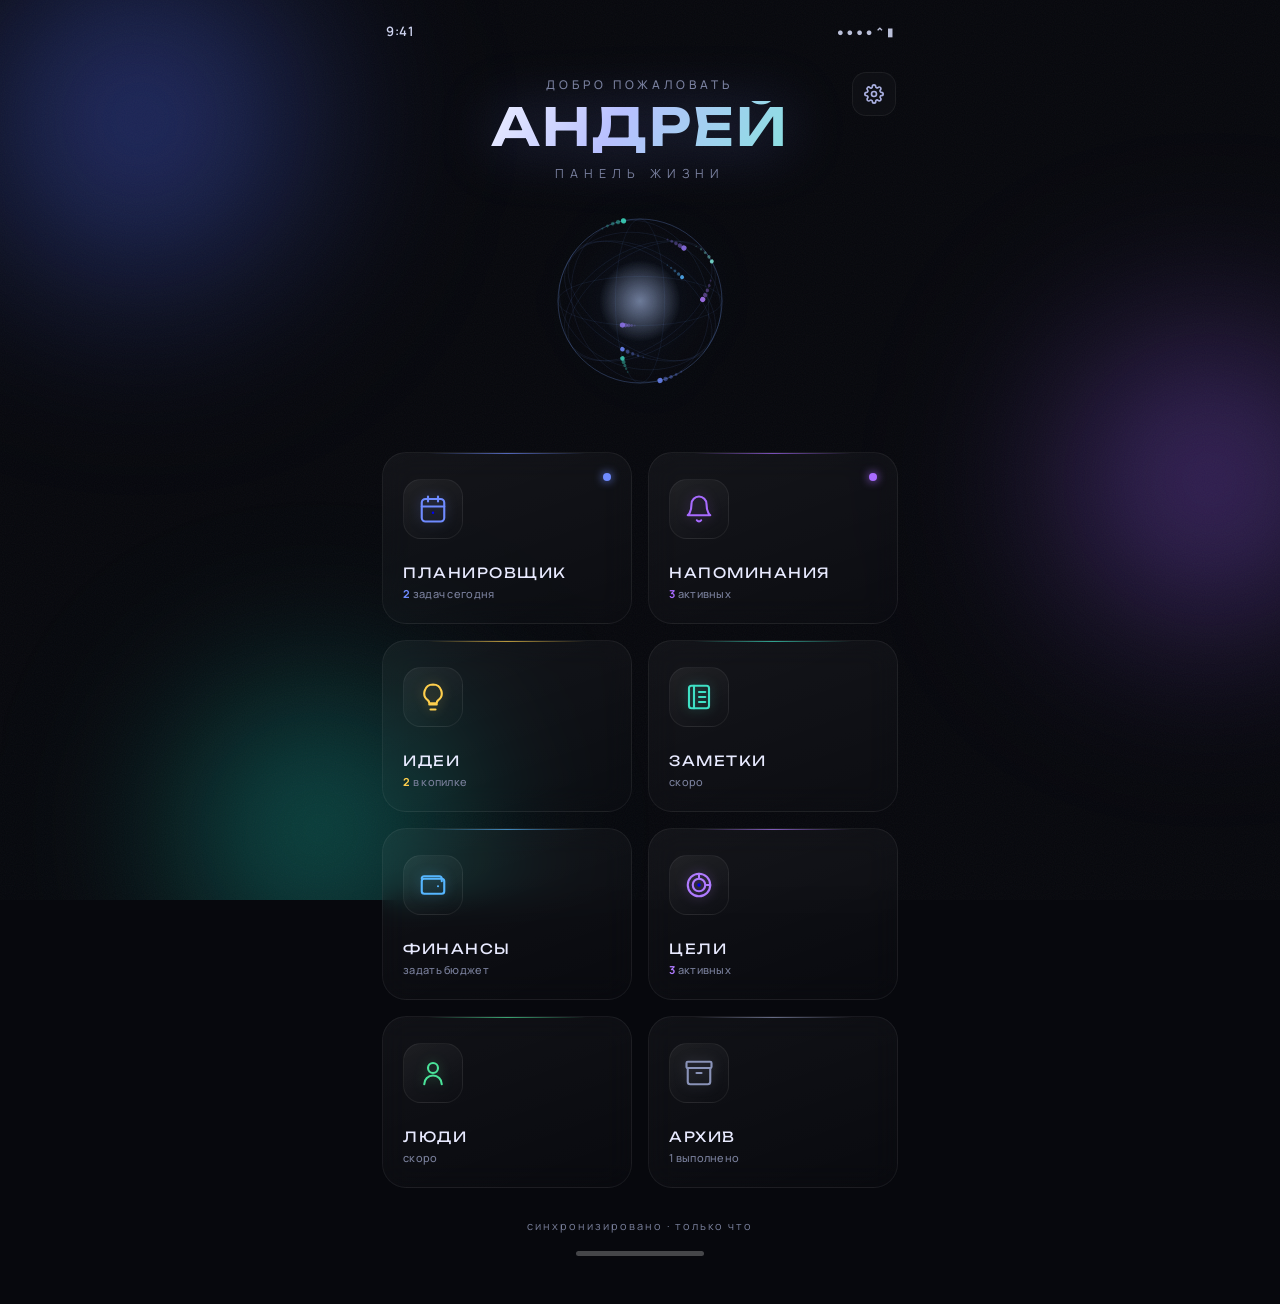
<file: index.html>
<!DOCTYPE html>
<html lang="ru">
<head>
<meta charset="UTF-8">
<meta name="viewport" content="width=device-width, initial-scale=1.0, maximum-scale=1.0, user-scalable=no, viewport-fit=cover">
<title>Панель Жизни</title>
<link rel="manifest" href="manifest.json">
<meta name="theme-color" content="#07080d">
<meta name="apple-mobile-web-app-capable" content="yes">
<meta name="apple-mobile-web-app-status-bar-style" content="black-translucent">
<meta name="apple-mobile-web-app-title" content="Панель Жизни">
<link rel="preconnect" href="https://fonts.googleapis.com">
<link rel="preconnect" href="https://fonts.gstatic.com" crossorigin>
<link href="https://fonts.googleapis.com/css2?family=Unbounded:wght@300;400;500;600;700&family=Manrope:wght@300;400;500;600;700&display=swap" rel="stylesheet">
<link rel="stylesheet" href="styles.css">
<style>
  header{text-align:center;padding:30px 0 20px;position:relative}
  .greet{font-size:12px;letter-spacing:4px;color:var(--muted);text-transform:uppercase;margin-bottom:8px;font-weight:500}
  h1.name{font-family:'Unbounded',sans-serif;font-weight:600;font-size:clamp(34px,11vw,52px);
    letter-spacing:2px;line-height:1;
    background:linear-gradient(120deg,#fff 10%,#b8c0ff 45%,#7ee8d8 90%);
    -webkit-background-clip:text;background-clip:text;color:transparent;
    filter:drop-shadow(0 2px 30px rgba(120,140,255,.35));animation:hueShift 10s linear infinite}
  @keyframes hueShift{0%,100%{filter:drop-shadow(0 2px 30px rgba(120,140,255,.35))}50%{filter:drop-shadow(0 2px 36px rgba(120,230,216,.4))}}
  .subtitle{font-size:12.5px;letter-spacing:6px;color:var(--muted);text-transform:uppercase;margin-top:12px;font-weight:400}
  .settings-fab{position:absolute;top:26px;right:2px}

  /* живая спираль */
  .spiral-wrap{display:flex;flex-direction:column;align-items:center;margin-top:14px}
  .sphere{width:210px;height:210px;display:block;pointer-events:none;filter:drop-shadow(0 0 26px rgba(70,140,255,.35))}
  .sphere .orbit{fill:none;stroke:rgba(120,160,255,.16);stroke-width:.5}
  .sphere .rim{fill:none;stroke:rgba(130,170,255,.28);stroke-width:.7}
  .sphere .core{fill:url(#coreGrad)}
  /* бегущие точки переливаются по палитре */
  .runner{animation:hue 8s linear infinite}
  @keyframes hue{0%{filter:hue-rotate(0deg)}100%{filter:hue-rotate(360deg)}}

  .grid{display:grid;grid-template-columns:1fr 1fr;gap:16px;margin-top:26px}
  .card{position:relative;border-radius:24px;padding:26px 20px 22px;text-decoration:none;
    background:linear-gradient(160deg,rgba(255,255,255,.045),rgba(255,255,255,.01));
    border:1px solid var(--line);overflow:hidden;cursor:pointer;
    min-height:172px;display:flex;flex-direction:column;justify-content:space-between;
    backdrop-filter:blur(14px);
    transition:transform .35s cubic-bezier(.2,.8,.2,1),border-color .35s,box-shadow .35s;
    opacity:0;transform:translateY(28px) scale(.96);animation:rise .7s forwards cubic-bezier(.2,.8,.2,1)}
  @keyframes rise{to{opacity:1;transform:translateY(0) scale(1)}}
  .card:nth-child(1){animation-delay:.05s}.card:nth-child(2){animation-delay:.13s}
  .card:nth-child(3){animation-delay:.21s}.card:nth-child(4){animation-delay:.29s}
  .card:nth-child(5){animation-delay:.37s}.card:nth-child(6){animation-delay:.45s}
  .card:nth-child(7){animation-delay:.53s}.card:nth-child(8){animation-delay:.61s}
  .card::before{content:"";position:absolute;top:0;left:18%;right:18%;height:1px;
    background:linear-gradient(90deg,transparent,var(--accent),transparent);opacity:.7;transition:.35s}
  .card::after{content:"";position:absolute;inset:0;border-radius:24px;opacity:0;transition:opacity .4s;
    background:radial-gradient(120px 120px at 50% 30%,var(--accent-soft),transparent 70%)}
  .card:hover{transform:translateY(-6px) scale(1.015);border-color:var(--accent-line);
    box-shadow:0 18px 50px -12px var(--accent-glow),0 0 0 1px var(--accent-line) inset}
  .card:hover::after{opacity:1}
  .card:active{transform:translateY(-2px) scale(.99)}
  .icon{width:60px;height:60px;border-radius:18px;display:grid;place-items:center;
    background:linear-gradient(150deg,rgba(255,255,255,.06),transparent);border:1px solid var(--line);transition:.4s}
  .icon svg{width:30px;height:30px;stroke:var(--accent);fill:none;stroke-width:1.7;stroke-linecap:round;stroke-linejoin:round;
    filter:drop-shadow(0 0 6px var(--accent-glow));transition:.4s}
  .card:hover .icon{border-color:var(--accent-line);transform:translateY(-2px)}
  .card:hover .icon svg{filter:drop-shadow(0 0 12px var(--accent))}
  .label{font-family:'Unbounded',sans-serif;font-weight:400;font-size:14px;letter-spacing:1.5px;text-transform:uppercase;color:#e8eaff}
  .meta{font-size:11px;color:var(--muted);margin-top:5px;letter-spacing:.3px;font-weight:500}
  .meta b{color:var(--accent);font-weight:700}
  .dot{position:absolute;top:20px;right:20px;width:8px;height:8px;border-radius:50%;background:var(--accent);
    box-shadow:0 0 10px var(--accent);animation:blink 2.6s ease-in-out infinite}
  @keyframes blink{0%,100%{opacity:1}50%{opacity:.25}}
  .c-plan{--accent:#6f8bff;--accent-soft:rgba(111,139,255,.16);--accent-line:rgba(111,139,255,.5);--accent-glow:rgba(111,139,255,.35)}
  .c-bell{--accent:#a86bff;--accent-soft:rgba(168,107,255,.16);--accent-line:rgba(168,107,255,.5);--accent-glow:rgba(168,107,255,.35)}
  .c-idea{--accent:#ffcf4d;--accent-soft:rgba(255,207,77,.15);--accent-line:rgba(255,207,77,.5);--accent-glow:rgba(255,207,77,.32)}
  .c-note{--accent:#3fe0c5;--accent-soft:rgba(63,224,197,.15);--accent-line:rgba(63,224,197,.5);--accent-glow:rgba(63,224,197,.32)}
  .c-fin{--accent:#56b6ff;--accent-soft:rgba(86,182,255,.15);--accent-line:rgba(86,182,255,.5);--accent-glow:rgba(86,182,255,.32)}
  .c-goal{--accent:#b07bff;--accent-soft:rgba(176,123,255,.16);--accent-line:rgba(176,123,255,.5);--accent-glow:rgba(176,123,255,.35)}
  .c-ppl{--accent:#4be39a;--accent-soft:rgba(75,227,154,.15);--accent-line:rgba(75,227,154,.5);--accent-glow:rgba(75,227,154,.32)}
  .c-arch{--accent:#8a93b8;--accent-soft:rgba(138,147,184,.14);--accent-line:rgba(138,147,184,.5);--accent-glow:rgba(138,147,184,.3)}
  .foot{text-align:center;margin-top:30px;color:var(--muted);font-size:11px;letter-spacing:2px}
  .homebar{width:128px;height:5px;border-radius:3px;background:rgba(255,255,255,.25);margin:18px auto 0}
</style>
</head>
<body>
  <div class="aurora"><div class="blob b1"></div><div class="blob b2"></div><div class="blob b3"></div></div>
  <div class="grain"></div>
  <div class="cursor-glow" id="glow"></div>

  <div class="wrap">
    <div class="statusbar"><span>9:41</span><span class="sig">● ● ● ● ⌃ ▮</span></div>

    <header>
      <a class="iconbtn settings-fab" href="#" title="Настройки" id="settings">
        <svg viewBox="0 0 24 24" fill="none" stroke-width="1.6"><path d="M12 15a3 3 0 100-6 3 3 0 000 6z"/><path d="M19.4 15a1.65 1.65 0 00.33 1.82l.06.06a2 2 0 11-2.83 2.83l-.06-.06a1.65 1.65 0 00-1.82-.33 1.65 1.65 0 00-1 1.51V21a2 2 0 01-4 0v-.09A1.65 1.65 0 009 19.4a1.65 1.65 0 00-1.82.33l-.06.06a2 2 0 11-2.83-2.83l.06-.06a1.65 1.65 0 00.33-1.82 1.65 1.65 0 00-1.51-1H3a2 2 0 010-4h.09A1.65 1.65 0 004.6 9a1.65 1.65 0 00-.33-1.82l-.06-.06a2 2 0 112.83-2.83l.06.06a1.65 1.65 0 001.82.33H9a1.65 1.65 0 001-1.51V3a2 2 0 014 0v.09a1.65 1.65 0 001 1.51 1.65 1.65 0 001.82-.33l.06-.06a2 2 0 112.83 2.83l-.06.06a1.65 1.65 0 00-.33 1.82V9a1.65 1.65 0 001.51 1H21a2 2 0 010 4h-.09a1.65 1.65 0 00-1.51 1z"/></svg>
      </a>
      <div class="greet">Добро пожаловать</div>
      <h1 class="name">АНДРЕЙ</h1>
      <div class="subtitle">панель жизни</div>
      <div class="spiral-wrap">
                                <svg class="sphere" viewBox="0 0 210 210" xmlns="http://www.w3.org/2000/svg">
          <defs>
            <radialGradient id="coreGrad" cx="50%" cy="50%" r="50%"><stop offset="0%" stop-color="rgba(190,210,255,.55)"/><stop offset="100%" stop-color="rgba(190,210,255,0)"/></radialGradient>
            <filter id="glow" x="-200%" y="-200%" width="500%" height="500%"><feGaussianBlur stdDeviation="1.6" result="b"/><feMerge><feMergeNode in="b"/><feMergeNode in="SourceGraphic"/></feMerge></filter>
          </defs>
          <circle class="core" cx="105" cy="105" r="41"/>
          <circle class="rim" cx="105" cy="105" r="82"/>
          <g transform="rotate(0 105 105)"><path class="orbit" d="M 23 105 a 82 82 0 1 0 164 0 a 82 82 0 1 0 -164 0"/></g><g transform="rotate(0 105 105)"><path class="orbit" d="M 23 105 a 82 24.599999999999998 0 1 0 164 0 a 82 24.599999999999998 0 1 0 -164 0"/></g><g transform="rotate(0 105 105)"><path class="orbit" d="M 80.4 105 a 24.599999999999998 82 0 1 0 49.199999999999996 0 a 24.599999999999998 82 0 1 0 -49.199999999999996 0"/></g><g transform="rotate(35 105 105)"><path class="orbit" d="M 23 105 a 82 45.1 0 1 0 164 0 a 82 45.1 0 1 0 -164 0"/></g><g transform="rotate(-35 105 105)"><path class="orbit" d="M 23 105 a 82 45.1 0 1 0 164 0 a 82 45.1 0 1 0 -164 0"/></g><g transform="rotate(60 105 105)"><path class="orbit" d="M 54.160000000000004 105 a 50.839999999999996 82 0 1 0 101.67999999999999 0 a 50.839999999999996 82 0 1 0 -101.67999999999999 0"/></g><g transform="rotate(-60 105 105)"><path class="orbit" d="M 54.160000000000004 105 a 50.839999999999996 82 0 1 0 101.67999999999999 0 a 50.839999999999996 82 0 1 0 -101.67999999999999 0"/></g><g transform="rotate(18 105 105)"><path class="orbit" d="M 23 105 a 82 67.24 0 1 0 164 0 a 82 67.24 0 1 0 -164 0"/></g><g transform="rotate(-18 105 105)"><path class="orbit" d="M 37.760000000000005 105 a 67.24 82 0 1 0 134.48 0 a 67.24 82 0 1 0 -134.48 0"/></g>
          <g transform="rotate(0 105 105)" class="runner" style="animation-delay:-0.4s"><circle r="1.04" fill="#6f8bff" opacity="0.20" filter="url(#glow)"><animateMotion dur="9.9s" begin="-1.94s" repeatCount="indefinite" path="M 23 105 a 82 82 0 1 0 164 0 a 82 82 0 1 0 -164 0" rotate="auto"/></circle><circle r="1.43" fill="#6f8bff" opacity="0.28" filter="url(#glow)"><animateMotion dur="9.9s" begin="-1.83s" repeatCount="indefinite" path="M 23 105 a 82 82 0 1 0 164 0 a 82 82 0 1 0 -164 0" rotate="auto"/></circle><circle r="1.82" fill="#6f8bff" opacity="0.35" filter="url(#glow)"><animateMotion dur="9.9s" begin="-1.72s" repeatCount="indefinite" path="M 23 105 a 82 82 0 1 0 164 0 a 82 82 0 1 0 -164 0" rotate="auto"/></circle><circle r="2.21" fill="#6f8bff" opacity="0.42" filter="url(#glow)"><animateMotion dur="9.9s" begin="-1.61s" repeatCount="indefinite" path="M 23 105 a 82 82 0 1 0 164 0 a 82 82 0 1 0 -164 0" rotate="auto"/></circle><circle r="2.60" fill="#6f8bff" filter="url(#glow)"><animateMotion dur="9.9s" begin="-1.50s" repeatCount="indefinite" path="M 23 105 a 82 82 0 1 0 164 0 a 82 82 0 1 0 -164 0" rotate="auto"/><animate attributeName="opacity" values="0.6;1;0.6" dur="5.0s" repeatCount="indefinite"/></circle></g><g transform="rotate(0 105 105)" class="runner" style="animation-delay:-0.5s"><circle r="1.04" fill="#9b7bff" opacity="0.20" filter="url(#glow)"><animateMotion dur="12.9s" begin="-1.66s" repeatCount="indefinite" path="M 23 105 a 82 24.599999999999998 0 1 0 164 0 a 82 24.599999999999998 0 1 0 -164 0" rotate="auto"/></circle><circle r="1.43" fill="#9b7bff" opacity="0.28" filter="url(#glow)"><animateMotion dur="12.9s" begin="-1.55s" repeatCount="indefinite" path="M 23 105 a 82 24.599999999999998 0 1 0 164 0 a 82 24.599999999999998 0 1 0 -164 0" rotate="auto"/></circle><circle r="1.82" fill="#9b7bff" opacity="0.35" filter="url(#glow)"><animateMotion dur="12.9s" begin="-1.44s" repeatCount="indefinite" path="M 23 105 a 82 24.599999999999998 0 1 0 164 0 a 82 24.599999999999998 0 1 0 -164 0" rotate="auto"/></circle><circle r="2.21" fill="#9b7bff" opacity="0.42" filter="url(#glow)"><animateMotion dur="12.9s" begin="-1.33s" repeatCount="indefinite" path="M 23 105 a 82 24.599999999999998 0 1 0 164 0 a 82 24.599999999999998 0 1 0 -164 0" rotate="auto"/></circle><circle r="2.60" fill="#9b7bff" filter="url(#glow)"><animateMotion dur="12.9s" begin="-1.22s" repeatCount="indefinite" path="M 23 105 a 82 24.599999999999998 0 1 0 164 0 a 82 24.599999999999998 0 1 0 -164 0" rotate="auto"/><animate attributeName="opacity" values="0.6;1;0.6" dur="6.5s" repeatCount="indefinite"/></circle></g><g transform="rotate(0 105 105)" class="runner" style="animation-delay:-3.3s"><circle r="0.92" fill="#3fe0c5" opacity="0.20" filter="url(#glow)"><animateMotion dur="11.0s" begin="-0.85s" repeatCount="indefinite" path="M 80.4 105 a 24.599999999999998 82 0 1 0 49.199999999999996 0 a 24.599999999999998 82 0 1 0 -49.199999999999996 0" rotate="auto"/></circle><circle r="1.26" fill="#3fe0c5" opacity="0.28" filter="url(#glow)"><animateMotion dur="11.0s" begin="-0.74s" repeatCount="indefinite" path="M 80.4 105 a 24.599999999999998 82 0 1 0 49.199999999999996 0 a 24.599999999999998 82 0 1 0 -49.199999999999996 0" rotate="auto"/></circle><circle r="1.61" fill="#3fe0c5" opacity="0.35" filter="url(#glow)"><animateMotion dur="11.0s" begin="-0.63s" repeatCount="indefinite" path="M 80.4 105 a 24.599999999999998 82 0 1 0 49.199999999999996 0 a 24.599999999999998 82 0 1 0 -49.199999999999996 0" rotate="auto"/></circle><circle r="1.95" fill="#3fe0c5" opacity="0.42" filter="url(#glow)"><animateMotion dur="11.0s" begin="-0.52s" repeatCount="indefinite" path="M 80.4 105 a 24.599999999999998 82 0 1 0 49.199999999999996 0 a 24.599999999999998 82 0 1 0 -49.199999999999996 0" rotate="auto"/></circle><circle r="2.30" fill="#3fe0c5" filter="url(#glow)"><animateMotion dur="11.0s" begin="-0.41s" repeatCount="indefinite" path="M 80.4 105 a 24.599999999999998 82 0 1 0 49.199999999999996 0 a 24.599999999999998 82 0 1 0 -49.199999999999996 0" rotate="auto"/><animate attributeName="opacity" values="0.6;1;0.6" dur="5.5s" repeatCount="indefinite"/></circle></g><g transform="rotate(35 105 105)" class="runner" style="animation-delay:-6.6s"><circle r="0.80" fill="#56b6ff" opacity="0.20" filter="url(#glow)"><animateMotion dur="9.4s" begin="-5.64s" repeatCount="indefinite" path="M 23 105 a 82 45.1 0 1 0 164 0 a 82 45.1 0 1 0 -164 0" rotate="auto"/></circle><circle r="1.10" fill="#56b6ff" opacity="0.28" filter="url(#glow)"><animateMotion dur="9.4s" begin="-5.53s" repeatCount="indefinite" path="M 23 105 a 82 45.1 0 1 0 164 0 a 82 45.1 0 1 0 -164 0" rotate="auto"/></circle><circle r="1.40" fill="#56b6ff" opacity="0.35" filter="url(#glow)"><animateMotion dur="9.4s" begin="-5.42s" repeatCount="indefinite" path="M 23 105 a 82 45.1 0 1 0 164 0 a 82 45.1 0 1 0 -164 0" rotate="auto"/></circle><circle r="1.70" fill="#56b6ff" opacity="0.42" filter="url(#glow)"><animateMotion dur="9.4s" begin="-5.31s" repeatCount="indefinite" path="M 23 105 a 82 45.1 0 1 0 164 0 a 82 45.1 0 1 0 -164 0" rotate="auto"/></circle><circle r="2.00" fill="#56b6ff" filter="url(#glow)"><animateMotion dur="9.4s" begin="-5.20s" repeatCount="indefinite" path="M 23 105 a 82 45.1 0 1 0 164 0 a 82 45.1 0 1 0 -164 0" rotate="auto"/><animate attributeName="opacity" values="0.6;1;0.6" dur="4.7s" repeatCount="indefinite"/></circle></g><g transform="rotate(-35 105 105)" class="runner" style="animation-delay:-4.7s"><circle r="1.04" fill="#b07bff" opacity="0.20" filter="url(#glow)"><animateMotion dur="8.7s" begin="-2.39s" repeatCount="indefinite" path="M 23 105 a 82 45.1 0 1 0 164 0 a 82 45.1 0 1 0 -164 0" rotate="auto"/></circle><circle r="1.43" fill="#b07bff" opacity="0.28" filter="url(#glow)"><animateMotion dur="8.7s" begin="-2.28s" repeatCount="indefinite" path="M 23 105 a 82 45.1 0 1 0 164 0 a 82 45.1 0 1 0 -164 0" rotate="auto"/></circle><circle r="1.82" fill="#b07bff" opacity="0.35" filter="url(#glow)"><animateMotion dur="8.7s" begin="-2.17s" repeatCount="indefinite" path="M 23 105 a 82 45.1 0 1 0 164 0 a 82 45.1 0 1 0 -164 0" rotate="auto"/></circle><circle r="2.21" fill="#b07bff" opacity="0.42" filter="url(#glow)"><animateMotion dur="8.7s" begin="-2.06s" repeatCount="indefinite" path="M 23 105 a 82 45.1 0 1 0 164 0 a 82 45.1 0 1 0 -164 0" rotate="auto"/></circle><circle r="2.60" fill="#b07bff" filter="url(#glow)"><animateMotion dur="8.7s" begin="-1.95s" repeatCount="indefinite" path="M 23 105 a 82 45.1 0 1 0 164 0 a 82 45.1 0 1 0 -164 0" rotate="auto"/><animate attributeName="opacity" values="0.6;1;0.6" dur="4.4s" repeatCount="indefinite"/></circle></g><g transform="rotate(60 105 105)" class="runner" style="animation-delay:-7.8s"><circle r="0.80" fill="#7ee8d8" opacity="0.20" filter="url(#glow)"><animateMotion dur="8.4s" begin="-5.34s" repeatCount="indefinite" path="M 54.160000000000004 105 a 50.839999999999996 82 0 1 0 101.67999999999999 0 a 50.839999999999996 82 0 1 0 -101.67999999999999 0" rotate="auto"/></circle><circle r="1.10" fill="#7ee8d8" opacity="0.28" filter="url(#glow)"><animateMotion dur="8.4s" begin="-5.23s" repeatCount="indefinite" path="M 54.160000000000004 105 a 50.839999999999996 82 0 1 0 101.67999999999999 0 a 50.839999999999996 82 0 1 0 -101.67999999999999 0" rotate="auto"/></circle><circle r="1.40" fill="#7ee8d8" opacity="0.35" filter="url(#glow)"><animateMotion dur="8.4s" begin="-5.12s" repeatCount="indefinite" path="M 54.160000000000004 105 a 50.839999999999996 82 0 1 0 101.67999999999999 0 a 50.839999999999996 82 0 1 0 -101.67999999999999 0" rotate="auto"/></circle><circle r="1.70" fill="#7ee8d8" opacity="0.42" filter="url(#glow)"><animateMotion dur="8.4s" begin="-5.01s" repeatCount="indefinite" path="M 54.160000000000004 105 a 50.839999999999996 82 0 1 0 101.67999999999999 0 a 50.839999999999996 82 0 1 0 -101.67999999999999 0" rotate="auto"/></circle><circle r="2.00" fill="#7ee8d8" filter="url(#glow)"><animateMotion dur="8.4s" begin="-4.90s" repeatCount="indefinite" path="M 54.160000000000004 105 a 50.839999999999996 82 0 1 0 101.67999999999999 0 a 50.839999999999996 82 0 1 0 -101.67999999999999 0" rotate="auto"/><animate attributeName="opacity" values="0.6;1;0.6" dur="4.2s" repeatCount="indefinite"/></circle></g><g transform="rotate(-60 105 105)" class="runner" style="animation-delay:-3.4s"><circle r="0.92" fill="#6f8bff" opacity="0.20" filter="url(#glow)"><animateMotion dur="8.3s" begin="-7.55s" repeatCount="indefinite" path="M 54.160000000000004 105 a 50.839999999999996 82 0 1 0 101.67999999999999 0 a 50.839999999999996 82 0 1 0 -101.67999999999999 0" rotate="auto"/></circle><circle r="1.26" fill="#6f8bff" opacity="0.28" filter="url(#glow)"><animateMotion dur="8.3s" begin="-7.44s" repeatCount="indefinite" path="M 54.160000000000004 105 a 50.839999999999996 82 0 1 0 101.67999999999999 0 a 50.839999999999996 82 0 1 0 -101.67999999999999 0" rotate="auto"/></circle><circle r="1.61" fill="#6f8bff" opacity="0.35" filter="url(#glow)"><animateMotion dur="8.3s" begin="-7.33s" repeatCount="indefinite" path="M 54.160000000000004 105 a 50.839999999999996 82 0 1 0 101.67999999999999 0 a 50.839999999999996 82 0 1 0 -101.67999999999999 0" rotate="auto"/></circle><circle r="1.95" fill="#6f8bff" opacity="0.42" filter="url(#glow)"><animateMotion dur="8.3s" begin="-7.22s" repeatCount="indefinite" path="M 54.160000000000004 105 a 50.839999999999996 82 0 1 0 101.67999999999999 0 a 50.839999999999996 82 0 1 0 -101.67999999999999 0" rotate="auto"/></circle><circle r="2.30" fill="#6f8bff" filter="url(#glow)"><animateMotion dur="8.3s" begin="-7.11s" repeatCount="indefinite" path="M 54.160000000000004 105 a 50.839999999999996 82 0 1 0 101.67999999999999 0 a 50.839999999999996 82 0 1 0 -101.67999999999999 0" rotate="auto"/><animate attributeName="opacity" values="0.6;1;0.6" dur="4.1s" repeatCount="indefinite"/></circle></g><g transform="rotate(18 105 105)" class="runner" style="animation-delay:-6.5s"><circle r="1.04" fill="#9b7bff" opacity="0.20" filter="url(#glow)"><animateMotion dur="11.2s" begin="-6.86s" repeatCount="indefinite" path="M 23 105 a 82 67.24 0 1 0 164 0 a 82 67.24 0 1 0 -164 0" rotate="auto"/></circle><circle r="1.43" fill="#9b7bff" opacity="0.28" filter="url(#glow)"><animateMotion dur="11.2s" begin="-6.75s" repeatCount="indefinite" path="M 23 105 a 82 67.24 0 1 0 164 0 a 82 67.24 0 1 0 -164 0" rotate="auto"/></circle><circle r="1.82" fill="#9b7bff" opacity="0.35" filter="url(#glow)"><animateMotion dur="11.2s" begin="-6.64s" repeatCount="indefinite" path="M 23 105 a 82 67.24 0 1 0 164 0 a 82 67.24 0 1 0 -164 0" rotate="auto"/></circle><circle r="2.21" fill="#9b7bff" opacity="0.42" filter="url(#glow)"><animateMotion dur="11.2s" begin="-6.53s" repeatCount="indefinite" path="M 23 105 a 82 67.24 0 1 0 164 0 a 82 67.24 0 1 0 -164 0" rotate="auto"/></circle><circle r="2.60" fill="#9b7bff" filter="url(#glow)"><animateMotion dur="11.2s" begin="-6.42s" repeatCount="indefinite" path="M 23 105 a 82 67.24 0 1 0 164 0 a 82 67.24 0 1 0 -164 0" rotate="auto"/><animate attributeName="opacity" values="0.6;1;0.6" dur="5.6s" repeatCount="indefinite"/></circle></g><g transform="rotate(-18 105 105)" class="runner" style="animation-delay:-1.5s"><circle r="1.04" fill="#3fe0c5" opacity="0.20" filter="url(#glow)"><animateMotion dur="9.1s" begin="-5.72s" repeatCount="indefinite" path="M 37.760000000000005 105 a 67.24 82 0 1 0 134.48 0 a 67.24 82 0 1 0 -134.48 0" rotate="auto"/></circle><circle r="1.43" fill="#3fe0c5" opacity="0.28" filter="url(#glow)"><animateMotion dur="9.1s" begin="-5.61s" repeatCount="indefinite" path="M 37.760000000000005 105 a 67.24 82 0 1 0 134.48 0 a 67.24 82 0 1 0 -134.48 0" rotate="auto"/></circle><circle r="1.82" fill="#3fe0c5" opacity="0.35" filter="url(#glow)"><animateMotion dur="9.1s" begin="-5.50s" repeatCount="indefinite" path="M 37.760000000000005 105 a 67.24 82 0 1 0 134.48 0 a 67.24 82 0 1 0 -134.48 0" rotate="auto"/></circle><circle r="2.21" fill="#3fe0c5" opacity="0.42" filter="url(#glow)"><animateMotion dur="9.1s" begin="-5.39s" repeatCount="indefinite" path="M 37.760000000000005 105 a 67.24 82 0 1 0 134.48 0 a 67.24 82 0 1 0 -134.48 0" rotate="auto"/></circle><circle r="2.60" fill="#3fe0c5" filter="url(#glow)"><animateMotion dur="9.1s" begin="-5.28s" repeatCount="indefinite" path="M 37.760000000000005 105 a 67.24 82 0 1 0 134.48 0 a 67.24 82 0 1 0 -134.48 0" rotate="auto"/><animate attributeName="opacity" values="0.6;1;0.6" dur="4.5s" repeatCount="indefinite"/></circle></g>
        </svg>
      </div>
    </header>

    <main class="grid">
      <a class="card c-plan" href="planner.html">
        <span class="dot"></span>
        <div class="icon"><svg viewBox="0 0 24 24"><rect x="3" y="4" width="18" height="18" rx="3"/><path d="M16 2v4M8 2v4M3 10h18"/><circle cx="12" cy="15" r="1" fill="currentColor" stroke="none"/></svg></div>
        <div><div class="label">Планировщик</div><div class="meta" id="m-plan"><b>—</b> задач сегодня</div></div>
      </a>
      <a class="card c-bell" href="#">
        <span class="dot"></span>
        <div class="icon"><svg viewBox="0 0 24 24"><path d="M18 8a6 6 0 00-12 0c0 7-3 9-3 9h18s-3-2-3-9z"/><path d="M13.7 21a2 2 0 01-3.4 0"/></svg></div>
        <div><div class="label">Напоминания</div><div class="meta" id="m-bell"><b>—</b> активных</div></div>
      </a>
      <a class="card c-idea" href="#">
        <div class="icon"><svg viewBox="0 0 24 24"><path d="M9 18h6M10 22h4M12 2a7 7 0 00-4 12.7c.6.5 1 1.3 1 2.3h6c0-1 .4-1.8 1-2.3A7 7 0 0012 2z"/></svg></div>
        <div><div class="label">Идеи</div><div class="meta" id="m-idea"><b>—</b> в копилке</div></div>
      </a>
      <a class="card c-note" href="#">
        <div class="icon"><svg viewBox="0 0 24 24"><rect x="4" y="3" width="16" height="18" rx="2"/><path d="M8 3v18M12 8h5M12 12h5M12 16h5"/></svg></div>
        <div><div class="label">Заметки</div><div class="meta">скоро</div></div>
      </a>
      <a class="card c-fin" href="finance.html">
        <div class="icon"><svg viewBox="0 0 24 24"><path d="M3 7a2 2 0 012-2h12a2 2 0 012 2v2"/><rect x="3" y="7" width="18" height="12" rx="2"/><path d="M16 13h.01"/></svg></div>
        <div><div class="label">Финансы</div><div class="meta" id="m-fin">скоро</div></div>
      </a>
      <a class="card c-goal" href="#">
        <div class="icon"><svg viewBox="0 0 24 24"><circle cx="12" cy="12" r="9"/><circle cx="12" cy="12" r="5"/><circle cx="12" cy="12" r="1.4" fill="currentColor" stroke="none"/><path d="M12 3v3M21 12h-3"/></svg></div>
        <div><div class="label">Цели</div><div class="meta" id="m-goal"><b>—</b> активных</div></div>
      </a>
      <a class="card c-ppl" href="#">
        <div class="icon"><svg viewBox="0 0 24 24"><circle cx="12" cy="8" r="4"/><path d="M5 21c0-3.9 3.1-7 7-7s7 3.1 7 7"/></svg></div>
        <div><div class="label">Люди</div><div class="meta">скоро</div></div>
      </a>
      <a class="card c-arch" href="archive.html">
        <div class="icon"><svg viewBox="0 0 24 24"><path d="M21 8v11a2 2 0 01-2 2H5a2 2 0 01-2-2V8"/><rect x="2" y="3" width="20" height="5" rx="1"/><path d="M10 12h4"/></svg></div>
        <div><div class="label">Архив</div><div class="meta" id="m-arch">всё сохранено</div></div>
      </a>
    </main>

    <div class="foot">синхронизировано · только что</div>
    <div class="homebar"></div>
  </div>

  <div class="toast" id="toast"></div>

<script src="store.js"></script>
<script>
// ===== живые цифры на карточках из хранилища =====
(function(){
  const T=Store.tasks, today=Store.today();
  const todayCnt=T.filter(t=>t.date===today && t.status!=='done').length;
  const remCnt=T.reduce((s,t)=>s+((t.reminders&&t.reminders.length&&t.status!=='done')?1:0),0);
  const goalCnt=Store.goals.length;
  const ideaCnt=Store.ideas.length;
  const arch=T.filter(t=>t.status==='done').length;
  set('m-plan', todayCnt, 'задач сегодня');
  set('m-bell', remCnt, 'активных');
  set('m-idea', ideaCnt, 'в копилке');
  set('m-goal', goalCnt, 'активных');
  document.getElementById('m-arch').textContent = arch? (arch+' выполнено') : 'всё сохранено';
  function set(id,n,suffix){const el=document.getElementById(id);if(el)el.innerHTML='<b>'+n+'</b> '+suffix;}

  // живой остаток на карточке Финансы
  (function(){
    const el=document.getElementById('m-fin'); if(!el) return;
    const F=Store.finance;
    if(!F || !F.budget || !F.budget.total || !F.budget.start || !F.budget.end){ el.textContent='задать бюджет'; return; }
    const pISO=s=>{const[y,m,d]=s.split('-').map(Number);return new Date(y,m-1,d);};
    const nd=Math.max(1,Math.round((pISO(F.budget.end)-pISO(F.budget.start))/86400000)+1);
    const base=F.budget.total/nd;
    let i=Math.round((pISO(Store.today())-pISO(F.budget.start))/86400000);
    i=Math.max(0,Math.min(nd-1,i));
    const spent=k=>{const key=(()=>{const dd=pISO(F.budget.start);dd.setDate(dd.getDate()+k);return dd.toISOString().slice(0,10);})();return (F.exp[key]||[]).filter(e=>!e.off).reduce((s,e)=>s+e.a,0);};
    let carry=0; for(let k=0;k<i;k++) carry+=base-spent(k);
    const rem=Math.round(base+carry-spent(i));
    el.innerHTML='<b>'+(rem>=0?'+':'')+rem+' €</b> на сегодня';
  })();
})();

// ===== ореол за курсором =====
const glow=document.getElementById('glow');
window.addEventListener('pointermove',e=>{if(e.pointerType==='mouse'){glow.style.opacity=1;glow.style.left=e.clientX+'px';glow.style.top=e.clientY+'px'}});

// настройки (заглушка)
document.getElementById('settings').onclick=e=>{e.preventDefault();const t=document.getElementById('toast');t.innerHTML='⚙ Настройки появятся позже';t.classList.add('show');setTimeout(()=>t.classList.remove('show'),1800)};

// регистрация service worker для установки на телефон
if('serviceWorker' in navigator){navigator.serviceWorker.register('service-worker.js').catch(()=>{})}
</script>
</body>
</html>
</file>
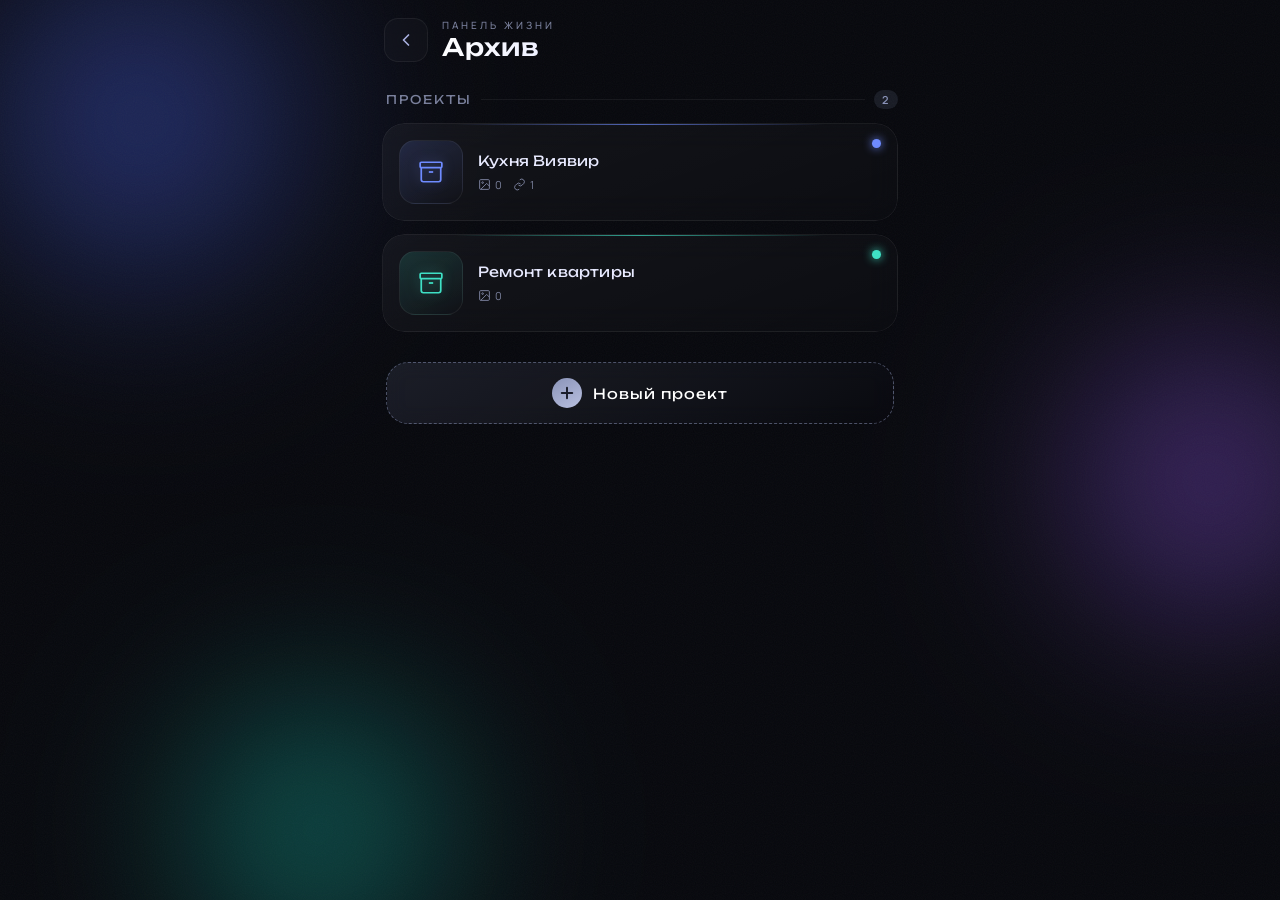
<file: archive.html>
<!DOCTYPE html>
<html lang="ru">
<head>
<meta charset="UTF-8">
<meta name="viewport" content="width=device-width, initial-scale=1.0, maximum-scale=1.0, user-scalable=no, viewport-fit=cover">
<title>Архив — Панель Жизни</title>
<link rel="manifest" href="manifest.json">
<meta name="theme-color" content="#07080d">
<meta name="apple-mobile-web-app-capable" content="yes">
<link rel="preconnect" href="https://fonts.googleapis.com">
<link rel="preconnect" href="https://fonts.gstatic.com" crossorigin>
<link href="https://fonts.googleapis.com/css2?family=Unbounded:wght@300;400;500;600;700&family=Manrope:wght@300;400;500;600;700&display=swap" rel="stylesheet">
<link rel="stylesheet" href="styles.css">
<style>
  /* акцент архива — серо-синий, как карточка на главной */
  :root{--accent:#8a93b8;--accent-soft:rgba(138,147,184,.14);--accent-line:rgba(138,147,184,.5);--accent-glow:rgba(138,147,184,.35)}

  .barrow{display:flex;justify-content:flex-start;align-items:center;margin-top:18px;gap:12px}
  .group{margin-top:22px}
  .group h2{font-family:'Unbounded';font-size:12px;font-weight:400;letter-spacing:2px;text-transform:uppercase;
    color:var(--muted);margin-bottom:14px;padding-left:4px;display:flex;align-items:center;gap:9px}
  .group h2 .cnt{font-family:'Manrope';font-size:11px;color:var(--accent);background:var(--accent-soft);padding:2px 8px;border-radius:20px;font-weight:600}
  .group h2 .ln{flex:1;height:1px;background:var(--line)}

  /* плитка проекта (горизонтальная, в стиле задач) */
  .proj{position:relative;border-radius:22px;padding:16px;cursor:pointer;overflow:hidden;
    background:linear-gradient(160deg,rgba(255,255,255,.045),rgba(255,255,255,.01));
    border:1px solid var(--line);backdrop-filter:blur(14px);display:flex;align-items:center;gap:15px;
    transition:transform .28s cubic-bezier(.2,.8,.2,1),border-color .35s,box-shadow .35s}
  /* свайп-обёртка проектов */
  .swipe-wrap{position:relative;border-radius:22px;margin-bottom:13px;overflow:hidden;
    opacity:0;transform:translateY(20px) scale(.97);animation:rise .55s forwards cubic-bezier(.2,.8,.2,1)}
  .swipe-del{position:absolute;top:0;right:0;bottom:0;width:84px;display:flex;align-items:center;justify-content:center;border-radius:22px;opacity:0;transition:opacity .25s}
  .swipe-wrap.open .swipe-del{opacity:1}
  .swipe-x{width:48px;height:48px;border-radius:16px;border:1px solid rgba(255,107,139,.5);background:rgba(255,107,139,.15);display:grid;place-items:center;cursor:pointer;transition:.2s}
  .swipe-x:hover{background:rgba(255,107,139,.3);box-shadow:0 0 18px rgba(255,107,139,.4)}
  .swipe-x svg{width:22px;height:22px;stroke:#ff6b8b;fill:none;stroke-width:1.9;stroke-linecap:round;stroke-linejoin:round}
  .swipe-wrap .proj{margin-bottom:0;position:relative;z-index:2;will-change:transform;touch-action:pan-y}
  @keyframes rise{to{opacity:1;transform:translateY(0) scale(1)}}
  .proj::before{content:"";position:absolute;top:0;left:14%;right:14%;height:1px;background:linear-gradient(90deg,transparent,var(--ac),transparent);opacity:.7}
  .proj::after{content:"";position:absolute;inset:0;border-radius:22px;opacity:0;transition:.4s;background:radial-gradient(160px 120px at 30% 20%,var(--ac-soft),transparent 70%)}
  .proj:hover{border-color:var(--ac-line);box-shadow:0 18px 50px -14px var(--ac-glow),0 0 0 1px var(--ac-line) inset}
  .proj:hover::after{opacity:1}
  .proj .dot{position:absolute;top:15px;right:16px;width:9px;height:9px;border-radius:50%;background:var(--ac);box-shadow:0 0 10px var(--ac)}
  .pcover{width:64px;height:64px;border-radius:16px;flex-shrink:0;overflow:hidden;position:relative;
    background:linear-gradient(150deg,var(--ac-soft),transparent);border:1px solid var(--line);display:grid;place-items:center}
  .pcover img{width:100%;height:100%;object-fit:cover}
  .pcover svg{width:26px;height:26px;stroke:var(--ac);fill:none;stroke-width:1.6;filter:drop-shadow(0 0 6px var(--ac-glow))}
  .pbody{flex:1;min-width:0;padding-right:14px}
  .pname{font-family:'Unbounded';font-size:14px;font-weight:400;color:#e8eaff;letter-spacing:.2px;word-break:break-word}
  .pmeta{display:flex;gap:11px;margin-top:8px;flex-wrap:wrap}
  .pmeta span{font-size:11px;color:var(--muted);display:inline-flex;align-items:center;gap:4px}
  .pmeta svg{width:13px;height:13px;stroke:currentColor;fill:none;stroke-width:1.8}

  .addbar{display:flex;align-items:center;gap:14px;margin-top:24px;padding:6px 4px}
  .addbtn{flex:1;height:62px;border-radius:22px;border:1px dashed var(--accent-line);
    background:linear-gradient(150deg,var(--accent-soft),transparent);color:#fff;cursor:pointer;
    display:flex;align-items:center;justify-content:center;gap:11px;font-family:'Unbounded';font-size:14px;font-weight:400;letter-spacing:1px;transition:.3s;backdrop-filter:blur(10px)}
  .addbtn:hover{border-style:solid;box-shadow:0 14px 40px -12px var(--accent-glow);transform:translateY(-2px)}
  .addbtn .plus{width:30px;height:30px;border-radius:50%;background:linear-gradient(150deg,var(--accent),#b9c0e0);display:grid;place-items:center}
  .addbtn .plus svg{width:18px;height:18px;stroke:#1a1d2b;fill:none;stroke-width:2.6;stroke-linecap:round}

  .empty{text-align:center;color:var(--muted);font-size:13px;padding:30px 0;opacity:.7}

  /* ===== детальная страница проекта (overlay-страница) ===== */
  .projpage{position:fixed;inset:0;z-index:40;background:var(--bg);overflow-y:auto;
    transform:translateX(100%);transition:transform .4s cubic-bezier(.2,.85,.25,1);z-index:40}
  .projpage.show{transform:translateX(0)}
  .pp-inner{position:relative;z-index:3;max-width:560px;margin:0 auto;padding:calc(var(--safe-top) + 8px) 20px calc(var(--safe-bot) + 40px)}
  .pp-title{font-family:'Unbounded';font-size:22px;font-weight:500;color:#fff;outline:none;flex:1}
  .pp-title:focus{border-bottom:1px dashed var(--accent-line)}
  .pp-desc{width:100%;background:rgba(255,255,255,.04);border:1px solid var(--line);border-radius:14px;
    padding:11px 13px;color:var(--ink);font-family:'Manrope';font-size:13.5px;resize:vertical;min-height:48px;outline:none;margin-top:14px}
  .pp-desc:focus{border-color:var(--accent-line)}
  .seclabel{font-family:'Unbounded';font-size:10.5px;letter-spacing:2px;text-transform:uppercase;color:var(--muted);margin:24px 0 12px;display:flex;align-items:center;gap:8px}
  .seclabel .ln{flex:1;height:1px;background:var(--line)}

  /* галерея-сетка */
  .gallery{display:grid;grid-template-columns:repeat(3,1fr);gap:8px}
  .gcell{position:relative;aspect-ratio:1;border-radius:14px;overflow:hidden;border:1px solid var(--line);background:var(--glass);cursor:pointer;transition:.25s}
  .gcell:hover{border-color:var(--accent-line);box-shadow:0 0 16px var(--accent-glow)}
  .gcell img,.gcell video{width:100%;height:100%;object-fit:cover;display:block}
  .gcell .play{position:absolute;inset:0;display:grid;place-items:center;background:rgba(0,0,0,.25)}
  .gcell .play svg{width:30px;height:30px;fill:#fff;filter:drop-shadow(0 2px 6px rgba(0,0,0,.6))}
  .gcell .gx{position:absolute;top:5px;right:5px;width:22px;height:22px;border-radius:50%;background:rgba(10,11,19,.8);
    display:grid;place-items:center;color:#fff;font-size:13px;opacity:0;transition:.2s}
  .gcell:hover .gx{opacity:1}
  .gcell.add{display:grid;place-items:center;border-style:dashed;border-color:var(--accent-line)}
  .gcell.add svg{width:26px;height:26px;stroke:var(--accent);fill:none;stroke-width:1.8}
  .gcell.loading{display:grid;place-items:center}
  .spin{width:22px;height:22px;border:2px solid var(--accent-soft);border-top-color:var(--accent);border-radius:50%;animation:sp .8s linear infinite}
  @keyframes sp{to{transform:rotate(360deg)}}

  .mediabtns{display:flex;gap:10px;margin-top:12px}
  .mb{flex:1;border:1px solid var(--accent-line);background:var(--accent-soft);color:#e8eaff;border-radius:14px;
    padding:13px;font-family:'Manrope';font-size:13px;font-weight:600;cursor:pointer;display:flex;align-items:center;justify-content:center;gap:8px;transition:.2s}
  .mb:hover{box-shadow:0 0 18px var(--accent-glow)}
  .mb svg{width:17px;height:17px;stroke:var(--accent);fill:none;stroke-width:1.9}

  /* ссылки */
  .linkrow{display:flex;align-items:center;gap:11px;background:rgba(255,255,255,.04);border:1px solid var(--line);
    border-radius:13px;padding:12px 14px;margin-bottom:9px;text-decoration:none}
  .linkrow svg{width:16px;height:16px;stroke:var(--accent);fill:none;stroke-width:1.8;flex-shrink:0}
  .linkrow .lt{flex:1;min-width:0}
  .linkrow .lt b{display:block;font-size:13.5px;color:#e8eaff;font-weight:600}
  .linkrow .lt small{font-size:11px;color:var(--muted);white-space:nowrap;overflow:hidden;text-overflow:ellipsis;display:block}
  .linkrow .lx{color:var(--muted);font-size:16px;cursor:pointer}
  .linkadd{display:flex;gap:8px;margin-top:10px;flex-wrap:wrap}
  .linkadd input{flex:1;min-width:120px;background:rgba(255,255,255,.04);border:1px solid var(--line);border-radius:11px;padding:10px 12px;color:var(--ink);font-family:'Manrope';font-size:13px;outline:none}
  .linkadd input:focus{border-color:var(--accent-line)}
  .linkadd button{border:1px solid var(--accent-line);background:var(--accent-soft);color:var(--accent);border-radius:11px;padding:0 16px;cursor:pointer;font-size:18px}

  .del-btn{margin-top:26px;width:100%;border:1px solid rgba(255,107,139,.4);background:rgba(255,107,139,.1);
    color:var(--p-high);border-radius:14px;padding:13px;font-family:'Manrope';font-size:13px;font-weight:600;cursor:pointer}
  .del-btn:hover{background:rgba(255,107,139,.18)}

  /* просмотр фото на весь экран */
  .viewer{position:fixed;inset:0;z-index:90;background:rgba(4,5,10,.95);display:none;align-items:center;justify-content:center;padding:20px}
  .viewer.show{display:flex}
  .viewer img,.viewer video{max-width:100%;max-height:90vh;border-radius:12px}
  .viewer .vx{position:absolute;top:calc(var(--safe-top) + 14px);right:18px;width:42px;height:42px;border-radius:50%;
    background:rgba(255,255,255,.1);border:1px solid var(--line);color:#fff;font-size:22px;cursor:pointer;display:grid;place-items:center}

  /* акцентные цвета обложек проектов */
  .ac-plan{--ac:#6f8bff;--ac-soft:rgba(111,139,255,.16);--ac-line:rgba(111,139,255,.5);--ac-glow:rgba(111,139,255,.35)}
  .ac-note{--ac:#3fe0c5;--ac-soft:rgba(63,224,197,.15);--ac-line:rgba(63,224,197,.5);--ac-glow:rgba(63,224,197,.32)}
  .ac-idea{--ac:#ffcf4d;--ac-soft:rgba(255,207,77,.15);--ac-line:rgba(255,207,77,.5);--ac-glow:rgba(255,207,77,.32)}
  .ac-goal{--ac:#b07bff;--ac-soft:rgba(176,123,255,.16);--ac-line:rgba(176,123,255,.5);--ac-glow:rgba(176,123,255,.35)}
  .ac-ppl{--ac:#4be39a;--ac-soft:rgba(75,227,154,.15);--ac-line:rgba(75,227,154,.5);--ac-glow:rgba(75,227,154,.32)}
  .ac-fin{--ac:#56b6ff;--ac-soft:rgba(86,182,255,.15);--ac-line:rgba(86,182,255,.5);--ac-glow:rgba(86,182,255,.32)}

  /* выбор цвета проекта */
  .colorpick{display:flex;gap:9px;margin-top:12px}
  .colorpick .cdot{width:30px;height:30px;border-radius:50%;cursor:pointer;border:2px solid transparent;transition:.2s}
  .colorpick .cdot.on{border-color:#fff;transform:scale(1.1)}
</style>
</head>
<body>
  <div class="aurora"><div class="blob b1"></div><div class="blob b2"></div><div class="blob b3"></div></div>
  <div class="grain"></div>
  <div class="cursor-glow" id="glow"></div>

  <div class="wrap">
    <div class="topbar">
      <a class="iconbtn" href="index.html" title="Назад"><svg viewBox="0 0 24 24"><path d="M15 18l-6-6 6-6"/></svg></a>
      <div class="titleblock"><div class="kicker">Панель жизни</div><h1>Архив</h1></div>
    </div>

    <div id="listView"></div>

    <div class="addbar">
      <div class="addbtn" id="addBtn"><div class="plus"><svg viewBox="0 0 24 24"><path d="M12 5v14M5 12h14"/></svg></div>Новый проект</div>
    </div>
  </div>

  <!-- страница проекта -->
  <div class="projpage" id="projpage">
    <div class="aurora"><div class="blob b1"></div><div class="blob b2"></div><div class="blob b3"></div></div>
    <div class="grain"></div>
    <div class="pp-inner" id="ppInner"></div>
  </div>

  <!-- просмотрщик -->
  <div class="viewer" id="viewer"><div class="vx" id="viewerClose">✕</div><div id="viewerBody"></div></div>

  <!-- скрытые input для камеры и медиатеки -->
  <input type="file" id="fileCamera" accept="image/*" capture="environment" style="display:none" multiple>
  <input type="file" id="fileLib" accept="image/*,video/*" style="display:none" multiple>

  <div class="toast" id="toast"></div>

<script src="store.js"></script>
<script>
// проверка: загрузилось ли хранилище (частая причина — старый кэш)
if(typeof Store==='undefined' || !Store.projects || !Store.Media){
  document.getElementById('listView').innerHTML=
    '<div style="text-align:center;padding:40px 20px;color:#eef1ff">'+
    '<div style="font-family:Unbounded;font-size:15px;margin-bottom:10px">Нужно обновить данные</div>'+
    '<div style="font-size:13px;color:#aab0e0;line-height:1.6">Закрой приложение полностью и открой заново.<br>Если не помогло — обнови страницу в Safari.</div></div>';
  document.querySelector('.addbar').style.display='none';
  throw new Error('Store not loaded — likely stale cache');
}
const COLORS=[['plan','#6f8bff'],['note','#3fe0c5'],['idea','#ffcf4d'],['goal','#b07bff'],['ppl','#4be39a'],['fin','#56b6ff']];
let projects=Store.projects;
let curId=null;            // открытый проект
const objUrls=[];          // следить за временными URL

function save(){Store.projects=projects}

// ===== список проектов =====
function renderList(){
  const box=document.getElementById('listView');box.innerHTML='';
  const g=document.createElement('div');g.className='group';
  g.innerHTML='<h2>Проекты<span class="ln"></span>'+(projects.length?'<span class="cnt">'+projects.length+'</span>':'')+'</h2>';
  if(!projects.length){const e=document.createElement('div');e.className='empty';e.textContent='Пока пусто — создай первый проект ↓';g.appendChild(e)}
  else projects.forEach((p,i)=>{const el=projEl(p);el.style.animationDelay=(i*0.05)+'s';g.appendChild(el)});
  box.appendChild(g);
}
function projEl(p){
  const wrap=document.createElement('div');wrap.className='swipe-wrap';
  const el=document.createElement('div');el.className='proj ac-'+(p.color||'plan');
  const mediaCnt=(p.media||[]).length, linkCnt=(p.links||[]).length;
  el.innerHTML='<span class="dot"></span>'+
    '<div class="pcover" id="cover-'+p.id+'"><svg viewBox="0 0 24 24"><path d="M21 8v11a2 2 0 01-2 2H5a2 2 0 01-2-2V8"/><rect x="2" y="3" width="20" height="5" rx="1"/><path d="M10 12h4"/></svg></div>'+
    '<div class="pbody"><div class="pname">'+esc(p.name)+'</div><div class="pmeta">'+
      '<span><svg viewBox="0 0 24 24"><rect x="3" y="3" width="18" height="18" rx="2"/><circle cx="8.5" cy="8.5" r="1.5"/><path d="M21 15l-5-5L5 21"/></svg>'+mediaCnt+'</span>'+
      (linkCnt?'<span><svg viewBox="0 0 24 24"><path d="M10 13a5 5 0 007 0l3-3a5 5 0 00-7-7l-1 1"/><path d="M14 11a5 5 0 00-7 0l-3 3a5 5 0 007 7l1-1"/></svg>'+linkCnt+'</span>':'')+
    '</div></div>';
  const del=document.createElement('div');del.className='swipe-del';
  del.innerHTML='<button class="swipe-x" title="Удалить"><svg viewBox="0 0 24 24"><path d="M3 6h18M8 6V4a2 2 0 012-2h4a2 2 0 012 2v2M19 6l-1 14a2 2 0 01-2 2H8a2 2 0 01-2-2L5 6"/></svg></button>';
  wrap.appendChild(del);wrap.appendChild(el);
  del.querySelector('.swipe-x').onclick=e=>{e.stopPropagation();removeProject(p,wrap)};
  attachSwipe(el,p);
  loadCover(p);
  return wrap;
}
// ===== свайп для проектов =====
let openSwipeEl=null;
function attachSwipe(el,p){
  let x0=0,y0=0,dx=0,moved=false,horizontal=false,opened=false;
  const OPEN=72;
  el.addEventListener('touchstart',e=>{const t=e.touches[0];x0=t.clientX;y0=t.clientY;dx=0;moved=false;horizontal=false;
    if(openSwipeEl&&openSwipeEl!==el)closeSwipe(openSwipeEl)},{passive:true});
  el.addEventListener('touchmove',e=>{const t=e.touches[0];const mx=t.clientX-x0,my=t.clientY-y0;
    if(!moved){moved=true;horizontal=Math.abs(mx)>Math.abs(my)}
    if(!horizontal)return;e.preventDefault();
    dx=Math.min(0,Math.max(-OPEN-20,mx+(opened?-OPEN:0)));
    el.style.transition='none';el.style.transform='translateX('+dx+'px)';
    if(dx<-4)el.parentNode.classList.add('open')},{passive:false});
  el.addEventListener('touchend',()=>{el.style.transition='transform .28s cubic-bezier(.2,.8,.2,1)';
    if(dx<-OPEN/2)openSwipe(el);else closeSwipe(el)});
  el.onclick=()=>{if(opened){closeSwipe(el);return}openProject(p.id)};
  el._setOpened=v=>{opened=v};
}
function openSwipe(el){el.style.transform='translateX(-72px)';el._setOpened&&el._setOpened(true);el.parentNode.classList.add('open');openSwipeEl=el}
function closeSwipe(el){el.style.transition='transform .28s cubic-bezier(.2,.8,.2,1)';el.style.transform='translateX(0)';el._setOpened&&el._setOpened(false);el.parentNode.classList.remove('open');if(openSwipeEl===el)openSwipeEl=null}
function removeProject(p,wrap){
  wrap.style.transition='.3s';wrap.style.opacity='0';wrap.style.transform='translateX(-100%)';
  (p.media||[]).forEach(m=>Store.Media.del(m.key).catch(()=>{}));
  setTimeout(()=>{projects=projects.filter(x=>x.id!==p.id);save();renderList();showToast('Проект удалён')},250);
}
async function loadCover(p){
  if(!p.media||!p.media.length)return;
  const photo=p.media.find(m=>m.type==='image')||p.media[0];
  if(!photo)return;
  try{const blob=await Store.Media.get(photo.key);if(blob){const url=URL.createObjectURL(blob);objUrls.push(url);
    const c=document.getElementById('cover-'+p.id);if(c)c.innerHTML='<img src="'+url+'">';}}catch(e){}
}

// ===== страница проекта =====
async function openProject(id){
  curId=id;const p=projects.find(x=>x.id===id);if(!p)return;
  const inner=document.getElementById('ppInner');
  inner.innerHTML='<div class="topbar"><div class="iconbtn" id="ppBack"><svg viewBox="0 0 24 24"><path d="M15 18l-6-6 6-6"/></svg></div>'+
    '<div class="titleblock" style="flex:1"><div class="kicker">Проект</div></div></div>'+
    '<div style="display:flex;align-items:center;gap:12px;margin-top:8px"><div class="pp-title" contenteditable="true" id="ppTitle">'+esc(p.name)+'</div></div>'+
    '<div class="colorpick" id="colorPick"></div>'+
    '<textarea class="pp-desc" id="ppDesc" placeholder="Описание проекта…">'+esc(p.desc||'')+'</textarea>'+
    '<div class="seclabel">Медиа<span class="ln"></span></div>'+
    '<div class="gallery" id="gallery"></div>'+
    '<div class="mediabtns">'+
      '<div class="mb" id="btnCamera"><svg viewBox="0 0 24 24"><path d="M23 19a2 2 0 01-2 2H3a2 2 0 01-2-2V8a2 2 0 012-2h4l2-3h6l2 3h4a2 2 0 012 2z"/><circle cx="12" cy="13" r="4"/></svg>Снять фото</div>'+
      '<div class="mb" id="btnLib"><svg viewBox="0 0 24 24"><rect x="3" y="3" width="18" height="18" rx="2"/><circle cx="8.5" cy="8.5" r="1.5"/><path d="M21 15l-5-5L5 21"/></svg>Из галереи</div>'+
    '</div>'+
    '<div class="seclabel">Ссылки<span class="ln"></span></div>'+
    '<div id="linkList"></div>'+
    '<div class="linkadd"><input id="linkTitle" placeholder="Название"><input id="linkUrl" placeholder="https://…"><button id="linkAdd">+</button></div>'+
    '<button class="del-btn" id="ppDel">Удалить проект</button>';

  // цвета
  const cp=document.getElementById('colorPick');
  COLORS.forEach(([k,hex])=>{const d=document.createElement('div');d.className='cdot'+(p.color===k?' on':'');d.style.background=hex;
    d.onclick=()=>{p.color=k;save();cp.querySelectorAll('.cdot').forEach(x=>x.classList.remove('on'));d.classList.add('on')};cp.appendChild(d)});

  document.getElementById('ppBack').onclick=closeProject;
  document.getElementById('ppTitle').onblur=e=>{p.name=e.target.innerText.trim()||p.name;save()};
  document.getElementById('ppDesc').oninput=e=>{p.desc=e.target.value;save()};
  document.getElementById('btnCamera').onclick=()=>{window._target=p.id;document.getElementById('fileCamera').click()};
  document.getElementById('btnLib').onclick=()=>{window._target=p.id;document.getElementById('fileLib').click()};
  document.getElementById('linkAdd').onclick=()=>addLink(p);
  document.getElementById('ppDel').onclick=()=>{
    // удалить медиа из IndexedDB
    (p.media||[]).forEach(m=>Store.Media.del(m.key).catch(()=>{}));
    projects=projects.filter(x=>x.id!==p.id);save();closeProject();renderList();showToast('Проект удалён');
  };

  renderGallery(p);renderLinks(p);
  document.getElementById('projpage').classList.add('show');
}
function closeProject(){document.getElementById('projpage').classList.remove('show');curId=null;renderList()}

async function renderGallery(p){
  const g=document.getElementById('gallery');g.innerHTML='';
  for(const m of (p.media||[])){
    const cell=document.createElement('div');cell.className='gcell';
    try{
      const blob=await Store.Media.get(m.key);
      if(blob){const url=URL.createObjectURL(blob);objUrls.push(url);
        if(m.type==='video'){cell.innerHTML='<video src="'+url+'"></video><div class="play"><svg viewBox="0 0 24 24"><path d="M8 5v14l11-7z"/></svg></div>';}
        else{cell.innerHTML='<img src="'+url+'">';}
        cell.innerHTML+='<div class="gx" data-k="'+m.key+'">✕</div>';
        cell.querySelector('img,video')&&(cell.onclick=e=>{if(e.target.classList.contains('gx'))return;openViewer(url,m.type)});
        cell.querySelector('.gx').onclick=e=>{e.stopPropagation();removeMedia(p,m.key)};
      }
    }catch(e){cell.innerHTML='<div style="color:var(--muted);font-size:10px;display:grid;place-items:center;height:100%">нет файла</div>';}
    g.appendChild(cell);
  }
  // плитка добавления
  const add=document.createElement('div');add.className='gcell add';
  add.innerHTML='<svg viewBox="0 0 24 24"><path d="M12 5v14M5 12h14"/></svg>';
  add.onclick=()=>{window._target=p.id;document.getElementById('fileLib').click()};
  g.appendChild(add);
}
function removeMedia(p,key){
  Store.Media.del(key).catch(()=>{});
  p.media=p.media.filter(m=>m.key!==key);save();renderGallery(p);
}

// ===== обработка выбранных файлов =====
async function handleFiles(files,projId){
  const p=projects.find(x=>x.id===projId);if(!p||!files.length)return;
  p.media=p.media||[];
  const g=document.getElementById('gallery');
  for(const file of files){
    // плитка-загрузка
    const ph=document.createElement('div');ph.className='gcell loading';ph.innerHTML='<div class="spin"></div>';
    if(g)g.insertBefore(ph,g.lastChild);
    try{
      const isVideo=file.type.startsWith('video/');
      const blob=isVideo?file:await Store.Media.compress(file);
      const key='m_'+Date.now()+'_'+Math.random().toString(36).slice(2,7);
      await Store.Media.put(key,blob);
      p.media.push({key,type:isVideo?'video':'image'});
      save();
    }catch(e){showToast('Не удалось добавить файл')}
    if(ph.parentNode)ph.remove();
  }
  renderGallery(p);
  showToast('Добавлено в проект');
}
document.getElementById('fileCamera').addEventListener('change',e=>{handleFiles([...e.target.files],window._target);e.target.value=''});
document.getElementById('fileLib').addEventListener('change',e=>{handleFiles([...e.target.files],window._target);e.target.value=''});

// ===== ссылки =====
function renderLinks(p){
  const box=document.getElementById('linkList');box.innerHTML='';
  (p.links||[]).forEach((l,i)=>{
    const a=document.createElement('a');a.className='linkrow';a.href=l.url;a.target='_blank';a.rel='noopener';
    a.innerHTML='<svg viewBox="0 0 24 24"><path d="M10 13a5 5 0 007 0l3-3a5 5 0 00-7-7l-1 1"/><path d="M14 11a5 5 0 00-7 0l-3 3a5 5 0 007 7l1-1"/></svg>'+
      '<div class="lt"><b>'+esc(l.title||l.url)+'</b><small>'+esc(l.url)+'</small></div><span class="lx" data-i="'+i+'">✕</span>';
    a.querySelector('.lx').onclick=e=>{e.preventDefault();e.stopPropagation();p.links.splice(i,1);save();renderLinks(p)};
    box.appendChild(a);
  });
}
function addLink(p){
  const t=document.getElementById('linkTitle'),u=document.getElementById('linkUrl');
  let url=u.value.trim();if(!url)return;
  if(!/^https?:\/\//i.test(url))url='https://'+url;
  p.links=p.links||[];p.links.push({title:t.value.trim(),url});save();
  t.value='';u.value='';renderLinks(p);
}

// ===== просмотрщик =====
function openViewer(url,type){
  const b=document.getElementById('viewerBody');
  b.innerHTML=type==='video'?'<video src="'+url+'" controls autoplay></video>':'<img src="'+url+'">';
  document.getElementById('viewer').classList.add('show');
}
document.getElementById('viewerClose').onclick=()=>document.getElementById('viewer').classList.remove('show');
document.getElementById('viewer').onclick=e=>{if(e.target.id==='viewer')document.getElementById('viewer').classList.remove('show')};

// ===== новый проект =====
document.getElementById('addBtn').onclick=()=>{
  const p={id:Date.now(),name:'Новый проект',color:'plan',cover:null,desc:'',media:[],links:[],created:Store.today()};
  projects.push(p);save();renderList();openProject(p.id);
  setTimeout(()=>{const t=document.getElementById('ppTitle');if(t){t.focus();document.execCommand&&document.getSelection().selectAllChildren(t)}},300);
};

// прочее
let tT;function showToast(m){const t=document.getElementById('toast');t.innerHTML=m;t.classList.add('show');clearTimeout(tT);tT=setTimeout(()=>t.classList.remove('show'),2000)}
function esc(s){return(s||'').replace(/[&<>]/g,c=>({'&':'&amp;','<':'&lt;','>':'&gt;'}[c]))}
const glow=document.getElementById('glow');
window.addEventListener('pointermove',e=>{if(e.pointerType==='mouse'){glow.style.opacity=1;glow.style.left=e.clientX+'px';glow.style.top=e.clientY+'px'}});
if('serviceWorker' in navigator){navigator.serviceWorker.register('service-worker.js').catch(()=>{})}

renderList();
</script>
</body>
</html>
</file>
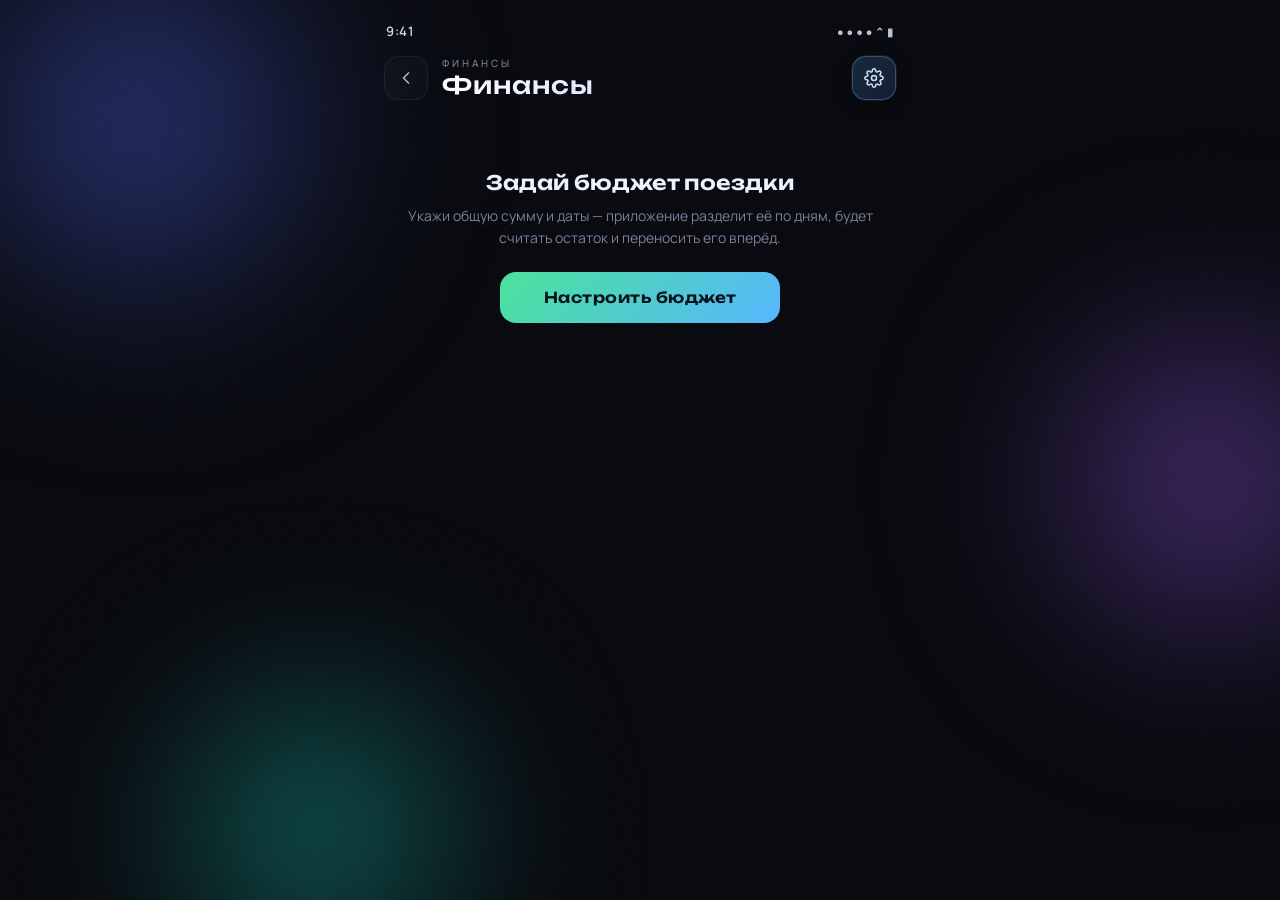
<file: finance.html>
<!DOCTYPE html>
<html lang="ru">
<head>
<meta charset="UTF-8">
<meta name="viewport" content="width=device-width, initial-scale=1.0, maximum-scale=1.0, user-scalable=no, viewport-fit=cover">
<title>Финансы — Панель Жизни</title>
<link rel="preconnect" href="https://fonts.googleapis.com">
<link rel="preconnect" href="https://fonts.gstatic.com" crossorigin>
<link href="https://fonts.googleapis.com/css2?family=Unbounded:wght@300;400;500;600;700;800&family=Manrope:wght@300;400;500;600;700&display=swap" rel="stylesheet">
<link rel="manifest" href="manifest.json">
<meta name="theme-color" content="#07080d">
<meta name="apple-mobile-web-app-capable" content="yes">
<link rel="stylesheet" href="styles.css">
<style>
  /* акцент раздела — голубой (c-fin) */
  :root{--fin:#56b6ff;--green:#4be39a;--pink:#ff6b8b;--blue:#6f8bff;--amber:#ffcf4d;--violet:#b07bff;--red:#ff6b6b;--rad:24px}

  .wrap{padding-bottom:calc(var(--safe-bot) + 24px)}
  .topbar{margin-bottom:14px}
  .titleblock .kicker b{color:var(--fin)}

  .gear{margin-left:auto;width:44px;height:44px;border-radius:14px;flex-shrink:0;cursor:pointer;
    background:linear-gradient(135deg,rgba(86,182,255,.18),rgba(111,139,255,.14));
    border:1px solid rgba(86,182,255,.35);display:grid;place-items:center;
    box-shadow:0 0 0 1px rgba(86,182,255,.12),0 4px 16px rgba(0,0,0,.3);transition:.2s}
  .gear:active{transform:scale(.9) rotate(40deg)}
  .gear svg{width:20px;height:20px;stroke:#cfe3ff;fill:none;stroke-width:1.8;stroke-linecap:round;stroke-linejoin:round}

  /* крутилка дат */
  .datepick{margin-bottom:14px}
  .datepick-track{display:flex;gap:8px;overflow-x:auto;scroll-snap-type:x mandatory;padding:2px 0;scroll-behavior:smooth}
  .datepick-track::-webkit-scrollbar{display:none}
  .dtile{flex-shrink:0;width:58px;scroll-snap-align:center;padding:10px 4px;border-radius:16px;
    background:var(--glass);border:1px solid var(--line);text-align:center;cursor:pointer;
    backdrop-filter:blur(10px);transition:transform .2s,border-color .2s,background .2s}
  .dtile:active{transform:scale(.93)}
  .dtile .dow{font-size:10px;color:var(--muted);text-transform:uppercase;letter-spacing:.4px}
  .dtile .dnum{font-family:'Unbounded',sans-serif;font-weight:700;font-size:18px;margin:3px 0;color:#dfe4ff}
  .dtile .mon{font-size:9px;color:var(--muted);text-transform:uppercase}
  .dtile .dot{width:6px;height:6px;border-radius:50%;margin:5px auto 0}
  .dot.pos{background:var(--green);box-shadow:0 0 7px var(--green)}
  .dot.zero{background:var(--blue);box-shadow:0 0 7px var(--blue)}
  .dot.neg{background:var(--red);box-shadow:0 0 7px var(--red)}
  .dtile.sel{border-color:transparent;background:linear-gradient(135deg,rgba(75,227,154,.18),rgba(86,182,255,.18));
    box-shadow:0 0 0 1.5px rgba(86,182,255,.5)}
  .dtile.sel .dnum{color:#fff}

  /* карточка дня */
  .day-hero{position:relative;border-radius:var(--rad);padding:18px 20px;margin-bottom:12px;overflow:hidden;
    background:linear-gradient(160deg,rgba(255,255,255,.045),rgba(255,255,255,.01));
    border:1px solid var(--line);backdrop-filter:blur(14px);transition:box-shadow .4s}
  .day-hero.pos{box-shadow:0 0 0 1px rgba(75,227,154,.32),0 14px 50px -16px rgba(75,227,154,.4)}
  .day-hero.zero{box-shadow:0 0 0 1px rgba(111,139,255,.3),0 14px 50px -16px rgba(111,139,255,.4)}
  .day-hero.neg{box-shadow:0 0 0 1px rgba(255,107,107,.32),0 14px 50px -16px rgba(255,107,107,.4)}
  .dh-top{display:flex;justify-content:space-between;align-items:flex-start;gap:12px}
  .dh-label{font-size:11px;color:var(--muted);font-weight:600;text-transform:uppercase;letter-spacing:.4px}
  .dh-amount{font-family:'Unbounded',sans-serif;font-weight:800;font-size:44px;line-height:1.05;margin:4px 0}
  .day-hero.pos .dh-amount{color:var(--green)}
  .day-hero.zero .dh-amount{color:var(--blue)}
  .day-hero.neg .dh-amount{color:var(--red)}
  .dh-meta{font-size:13px;color:var(--muted)}
  .dh-meta b{color:#dfe4ff}
  .accum{flex-shrink:0;text-align:right;padding:7px 12px;border-radius:14px}
  .accum.pos{background:rgba(75,227,154,.12)}
  .accum.neg{background:rgba(255,107,107,.12)}
  .accum .al{font-size:10px;color:var(--muted);text-transform:uppercase;letter-spacing:.3px}
  .accum .av{font-family:'Unbounded',sans-serif;font-weight:700;font-size:19px;margin-top:2px}
  .accum.pos .av{color:var(--green)}.accum.neg .av{color:var(--red)}
  .accum .as{font-size:10px;color:var(--muted);margin-top:1px}
  .dh-prog{height:8px;border-radius:6px;background:rgba(255,255,255,.07);margin-top:12px;overflow:hidden}
  .dh-prog>i{display:block;height:100%;border-radius:6px;transition:width .5s,background .4s}
  .day-hero.pos .dh-prog>i{background:linear-gradient(90deg,var(--green),var(--fin))}
  .day-hero.zero .dh-prog>i{background:linear-gradient(90deg,var(--blue),var(--violet))}
  .day-hero.neg .dh-prog>i{background:linear-gradient(90deg,var(--red),var(--amber))}

  /* отдельный счёт транспорт/бензин/дороги */
  .sep-budget{display:flex;align-items:center;gap:12px;border-radius:16px;padding:12px 16px;margin-bottom:14px;
    background:var(--glass);border:1px solid var(--line);backdrop-filter:blur(12px);
    box-shadow:0 0 0 1px rgba(86,182,255,.1)}
  .sep-budget .si{width:40px;height:40px;border-radius:12px;background:rgba(86,182,255,.15);display:grid;place-items:center;font-size:19px;flex-shrink:0}
  .sep-budget .sc{flex:1;min-width:0}
  .sep-budget .sc b{font-size:14px;font-weight:600;color:#e8eaff}
  .sep-budget .sc small{display:block;font-size:11px;color:var(--muted);margin-top:1px}
  .sep-budget .sp{height:6px;border-radius:5px;background:rgba(255,255,255,.07);margin-top:6px;overflow:hidden}
  .sep-budget .sp>i{display:block;height:100%;border-radius:5px;background:linear-gradient(90deg,var(--fin),var(--violet));transition:width .5s}
  .sep-budget .sv{font-family:'Unbounded',sans-serif;font-weight:700;font-size:17px;color:var(--fin);flex-shrink:0;text-align:right}
  .sep-budget .sv small{display:block;font-size:10px;color:var(--muted);font-family:'Manrope';font-weight:500}

  .list-head{display:flex;justify-content:space-between;align-items:center;margin:6px 2px 8px}
  .list-head h2{font-family:'Unbounded',sans-serif;font-weight:600;font-size:15px;letter-spacing:.5px}
  .list-head .cnt{font-size:12px;color:var(--muted)}
  .list-head .right{display:flex;align-items:center;gap:12px}
  .add-btn{width:58px;height:58px;border-radius:18px;border:none;flex-shrink:0;cursor:pointer;line-height:1;
    background:linear-gradient(135deg,var(--green),var(--fin));color:#06121d;font-size:28px;font-weight:700;
    display:grid;place-items:center;box-shadow:0 8px 28px rgba(75,227,154,.42);transition:transform .15s}
  .add-btn:active{transform:scale(.92)}
  .hint{font-size:11px;color:var(--muted);opacity:.7;margin:0 2px 8px}

  /* список трат */
  .exp{display:flex;align-items:center;gap:14px;border-radius:18px;padding:13px 15px;margin-bottom:9px;
    background:linear-gradient(160deg,rgba(255,255,255,.04),rgba(255,255,255,.01));
    border:1px solid var(--line);backdrop-filter:blur(12px);animation:fadeIn .3s ease}
  @keyframes fadeIn{from{opacity:0;transform:translateY(8px)}to{opacity:1;transform:translateY(0)}}
  .exp .ic{width:42px;height:42px;border-radius:12px;display:grid;place-items:center;font-size:20px;flex-shrink:0}
  .exp.food .ic{background:rgba(255,207,77,.15)}
  .exp.transport .ic,.exp.toll .ic,.exp.fuel .ic{background:rgba(86,182,255,.15)}
  .exp.home .ic{background:rgba(176,123,255,.15)}
  .exp.fun .ic{background:rgba(155,92,255,.15)}
  .exp.shop .ic{background:rgba(255,107,139,.15)}
  .exp .info{flex:1;min-width:0}
  .exp .info b{font-weight:600;font-size:15px;color:#eef1ff}
  .exp .info small{display:block;color:var(--muted);font-size:12px;margin-top:2px}
  .exp .amt{font-family:'Unbounded',sans-serif;font-weight:600;font-size:16px;color:var(--pink);flex-shrink:0}
  .exp.off .amt{color:var(--fin)}
  .tag-off{display:inline-block;font-size:9px;font-weight:700;color:var(--fin);background:rgba(86,182,255,.15);
    padding:2px 7px;border-radius:8px;margin-top:4px;text-transform:uppercase;letter-spacing:.3px}
  .empty{text-align:center;color:var(--muted);padding:36px 0;font-size:14px;line-height:1.5}

  /* шторки */
  .overlay{position:fixed;inset:0;z-index:60;background:rgba(5,6,12,.6);backdrop-filter:blur(4px);
    display:none;align-items:flex-end;justify-content:center}
  .overlay.active{display:flex;animation:fadeIn .25s ease}
  .sheet{width:100%;max-width:560px;background:#12141f;border:1px solid var(--line);
    border-radius:28px 28px 0 0;padding:22px 20px calc(var(--safe-bot) + 26px);animation:slideUp .3s cubic-bezier(.2,.8,.2,1);
    max-height:92vh;overflow-y:auto}
  @keyframes slideUp{from{transform:translateY(100%)}to{transform:translateY(0)}}
  .grip{width:42px;height:5px;border-radius:3px;background:rgba(255,255,255,.2);margin:0 auto 16px}
  .sheet h3{font-family:'Unbounded',sans-serif;font-weight:600;font-size:18px;margin-bottom:16px;letter-spacing:.5px}
  .field{margin-bottom:14px}
  .field label{font-size:12px;color:var(--muted);font-weight:600;display:block;margin-bottom:6px;text-transform:uppercase;letter-spacing:.3px}
  .input{width:100%;background:rgba(255,255,255,.05);border:1px solid var(--line);border-radius:14px;
    padding:14px;font-family:'Manrope';font-weight:600;font-size:16px;color:var(--ink);outline:none}
  .input.big{font-family:'Unbounded',sans-serif;font-weight:700;font-size:30px;text-align:center}
  .input:focus{border-color:var(--fin);box-shadow:0 0 0 1px var(--fin)}
  .two{display:grid;grid-template-columns:1fr 1fr;gap:12px}
  .toggle-row{display:flex;align-items:center;justify-content:space-between;gap:12px;
    background:rgba(86,182,255,.07);border:1px solid rgba(86,182,255,.18);border-radius:14px;padding:13px 15px;margin-bottom:16px;cursor:pointer}
  .toggle-row .tl b{font-size:14px;font-weight:600;color:#e8eaff}
  .toggle-row .tl small{display:block;font-size:11px;color:var(--muted);margin-top:2px}
  .sw{width:46px;height:27px;border-radius:20px;background:rgba(255,255,255,.12);position:relative;flex-shrink:0;transition:background .2s}
  .sw::after{content:'';position:absolute;top:3px;left:3px;width:21px;height:21px;border-radius:50%;background:#fff;transition:transform .2s}
  .sw.on{background:var(--fin)}.sw.on::after{transform:translateX(19px)}
  .cats{display:grid;grid-template-columns:repeat(5,1fr);gap:8px;margin-bottom:16px}
  .cat{background:rgba(255,255,255,.05);border:1px solid var(--line);border-radius:14px;padding:11px 4px;text-align:center;cursor:pointer;transition:.15s}
  .cat .e{font-size:21px;display:block;margin-bottom:4px}
  .cat .n{font-size:10px;color:var(--muted)}
  .cat.sel{border-color:var(--green);background:rgba(75,227,154,.12)}
  .cat.sel .n{color:#e8eaff}
  .btn{width:100%;border:none;border-radius:16px;padding:16px;font-family:'Unbounded',sans-serif;font-weight:600;font-size:15px;
    background:linear-gradient(135deg,var(--green),var(--fin));color:#06121d;cursor:pointer;letter-spacing:.5px}
  .btn:active{transform:scale(.98)}
  .btn-del{width:100%;border:1px solid rgba(255,107,107,.35);border-radius:16px;padding:14px;margin-top:10px;
    font-family:'Unbounded',sans-serif;font-weight:500;font-size:14px;background:rgba(255,107,107,.1);color:var(--red);cursor:pointer}
  .calc{background:rgba(86,182,255,.08);border:1px solid rgba(86,182,255,.2);border-radius:14px;padding:12px 14px;font-size:13px;color:var(--muted);margin-bottom:16px}
  .calc b{color:var(--fin);font-family:'Unbounded',sans-serif}
  .home-block{background:rgba(176,123,255,.08);border:1px solid rgba(176,123,255,.2);border-radius:14px;padding:14px;margin-bottom:16px}
  .home-block .ht{font-size:12px;color:var(--muted);font-weight:600;text-transform:uppercase;letter-spacing:.3px;margin-bottom:10px}
  .home-block .hc{background:rgba(176,123,255,.1);border-radius:11px;padding:10px 12px;font-size:13px;color:var(--muted);margin-top:10px}
  .home-block .hc b{color:var(--violet);font-family:'Unbounded',sans-serif}

  /* пустое состояние — нет бюджета */
  .setup{text-align:center;padding:50px 20px}
  .setup .big{font-family:'Unbounded',sans-serif;font-weight:600;font-size:20px;margin-bottom:10px}
  .setup p{color:var(--muted);font-size:14px;line-height:1.6;margin-bottom:22px}
  .setup .btn{max-width:280px;margin:0 auto}
</style>
</head>
<body>
  <div class="aurora"><div class="blob b1"></div><div class="blob b2"></div><div class="blob b3"></div></div>
  <div class="grain"></div>
  <div class="cursor-glow" id="glow"></div>

  <div class="wrap">
    <div class="statusbar"><span>9:41</span><span class="sig">● ● ● ● ⌃ ▮</span></div>

    <div class="topbar">
      <a class="iconbtn" href="index.html" title="Назад">
        <svg viewBox="0 0 24 24"><path d="M15 18l-6-6 6-6"/></svg>
      </a>
      <div class="titleblock">
        <div class="kicker" id="kicker">Финансы</div>
        <h1>Финансы</h1>
      </div>
      <div class="gear" id="gear" title="Бюджет">
        <svg viewBox="0 0 24 24"><path d="M12 15a3 3 0 100-6 3 3 0 000 6z"/><path d="M19.4 15a1.65 1.65 0 00.33 1.82l.06.06a2 2 0 11-2.83 2.83l-.06-.06a1.65 1.65 0 00-1.82-.33 1.65 1.65 0 00-1 1.51V21a2 2 0 01-4 0v-.09A1.65 1.65 0 009 19.4a1.65 1.65 0 00-1.82.33l-.06.06a2 2 0 11-2.83-2.83l.06-.06a1.65 1.65 0 00.33-1.82 1.65 1.65 0 00-1.51-1H3a2 2 0 010-4h.09A1.65 1.65 0 004.6 9a1.65 1.65 0 00-.33-1.82l-.06-.06a2 2 0 112.83-2.83l.06.06a1.65 1.65 0 001.82.33H9a1.65 1.65 0 001-1.51V3a2 2 0 014 0v.09a1.65 1.65 0 001 1.51 1.65 1.65 0 001.82-.33l.06-.06a2 2 0 112.83 2.83l-.06.06a1.65 1.65 0 00-.33 1.82V9a1.65 1.65 0 001.51 1H21a2 2 0 010 4h-.09a1.65 1.65 0 00-1.51 1z"/></svg>
      </div>
    </div>

    <!-- Экран без бюджета -->
    <div id="setup" class="setup hidden">
      <div class="big">Задай бюджет поездки</div>
      <p>Укажи общую сумму и даты — приложение разделит её по дням, будет считать остаток и переносить его вперёд.</p>
      <button class="btn" id="setupBtn">Настроить бюджет</button>
    </div>

    <!-- Основной экран -->
    <div id="screen" class="hidden">
      <div class="datepick"><div class="datepick-track" id="track"></div></div>

      <div class="day-hero pos" id="dayHero">
        <div class="dh-top">
          <div>
            <div class="dh-label" id="dhLabel">Остаток на день</div>
            <div class="dh-amount" id="dhAmount">+0 €</div>
            <div class="dh-meta">бюджет дня <b id="dhLimit">0 €</b> · потрачено <b id="dhSpent">0 €</b></div>
          </div>
          <div class="accum pos" id="accum">
            <div class="al">за поездку</div>
            <div class="av" id="accumVal">+0 €</div>
            <div class="as" id="accumSub">в плюсе</div>
          </div>
        </div>
        <div class="dh-prog"><i id="dhBar" style="width:0%"></i></div>
      </div>

      <div class="sep-budget" id="sepCard">
        <div class="si">🚆</div>
        <div class="sc">
          <b>Транспорт, бензин, дороги</b>
          <small id="sepSub">отдельный счёт</small>
          <div class="sp"><i id="sepBar" style="width:0%"></i></div>
        </div>
        <div class="sv"><span id="sepSpent">0 €</span><small>из <span id="sepLimit">0 €</span></small></div>
      </div>

      <div class="list-head">
        <h2 id="listTitle">Траты дня</h2>
        <div class="right">
          <span class="cnt" id="listCount">0 трат</span>
          <button class="add-btn" id="addBtn">＋</button>
        </div>
      </div>
      <div class="hint">Двойной тап по трате — редактировать</div>
      <div id="list"></div>
    </div>
  </div>

  <!-- Шторка траты -->
  <div class="overlay" id="expSheet">
    <div class="sheet">
      <div class="grip"></div>
      <h3 id="expTitle">Новая трата</h3>
      <input class="input big" id="expAmt" type="number" placeholder="0 €" inputmode="decimal" style="margin-bottom:16px">
      <input class="input" id="expName" placeholder="Название (необязательно)" style="margin-bottom:16px">
      <div class="toggle-row" id="toggleRow">
        <div class="tl"><b>Вне дневного бюджета</b><small>уйдёт в отдельный счёт «Транспорт, бензин, дороги»</small></div>
        <div class="sw" id="sw"></div>
      </div>
      <div class="cats" id="cats">
        <div class="cat sel" data-c="food"><span class="e">🍝</span><span class="n">Еда</span></div>
        <div class="cat" data-c="transport"><span class="e">🚆</span><span class="n">Транспорт</span></div>
        <div class="cat" data-c="toll"><span class="e">🛣️</span><span class="n">Дороги</span></div>
        <div class="cat" data-c="fuel"><span class="e">⛽</span><span class="n">Бензин</span></div>
        <div class="cat" data-c="home"><span class="e">🏠</span><span class="n">Жильё</span></div>
        <div class="cat" data-c="fun"><span class="e">🎟️</span><span class="n">Досуг</span></div>
        <div class="cat" data-c="shop"><span class="e">🎁</span><span class="n">Покупки</span></div>
      </div>
      <div class="home-block hidden" id="homeBlock">
        <div class="ht">🏠 Разделить на ночи</div>
        <div class="two">
          <div class="field" style="margin-bottom:0"><label>Заезд</label><input class="input" id="homeIn" type="date"></div>
          <div class="field" style="margin-bottom:0"><label>Выезд</label><input class="input" id="homeOut" type="date"></div>
        </div>
        <div class="hc" id="homeCalc">укажи даты — сумма разделится по ночам</div>
      </div>
      <button class="btn" id="expSave">Добавить трату</button>
      <button class="btn-del hidden" id="expDel">Удалить трату</button>
    </div>
  </div>

  <!-- Шторка бюджета -->
  <div class="overlay" id="budgetSheet">
    <div class="sheet">
      <div class="grip"></div>
      <h3>Бюджет поездки</h3>
      <div class="field"><label>Название поездки</label><input class="input" id="bTitle" placeholder="Например: Отпуск · Италия 🇮🇹"></div>
      <div class="field"><label>Дневной бюджет (еда, досуг…)</label><input class="input" id="bTotal" type="number" inputmode="decimal" placeholder="0"></div>
      <div class="two">
        <div class="field"><label>Старт</label><input class="input" id="bStart" type="date"></div>
        <div class="field"><label>Конец</label><input class="input" id="bEnd" type="date"></div>
      </div>
      <div class="calc" id="calcLine">укажи сумму и даты</div>
      <div class="field"><label>Отдельный счёт: транспорт, бензин, дороги</label><input class="input" id="bSep" type="number" inputmode="decimal" placeholder="0"></div>
      <button class="btn" id="budgetSave">Сохранить</button>
    </div>
  </div>

  <div class="toast" id="toast"></div>

<script src="store.js"></script>
<script>
const $=id=>document.getElementById(id);
const F=Store.finance;                       // {budget,exp}
const catMeta={food:{e:'🍝',n:'Еда'},transport:{e:'🚆',n:'Транспорт'},toll:{e:'🛣️',n:'Дороги'},fuel:{e:'⛽',n:'Бензин'},home:{e:'🏠',n:'Жильё'},fun:{e:'🎟️',n:'Досуг'},shop:{e:'🎁',n:'Покупки'}};
const offByDefault={transport:true,toll:true,fuel:true};
const DOW=['ВС','ПН','ВТ','СР','ЧТ','ПТ','СБ'];
const MON=['янв','фев','мар','апр','май','июн','июл','авг','сен','окт','ноя','дек'];

let active=0; // индекс выбранного дня

// ---- даты ----
function iso(d){return d.toISOString().slice(0,10);}
function parseISO(s){const [y,m,dd]=s.split('-').map(Number);return new Date(y,m-1,dd);}
function numDays(){ if(!F.budget.start||!F.budget.end) return 0;
  return Math.max(1,Math.round((parseISO(F.budget.end)-parseISO(F.budget.start))/86400000)+1); }
function dayBase(){ const n=numDays(); return n? F.budget.total/n : 0; }
function dateOf(i){ const d=parseISO(F.budget.start); d.setDate(d.getDate()+i); return d; }
function keyOf(i){ return iso(dateOf(i)); }

// ---- расчёты ----
function expOf(i){ return F.exp[keyOf(i)]||[]; }
function spentDay(i){ return expOf(i).filter(e=>!e.off).reduce((s,e)=>s+e.a,0); }
function carryInto(i){ let c=0; for(let k=0;k<i;k++) c+=dayBase()-spentDay(k); return c; }
function limitOf(i){ return dayBase()+carryInto(i); }
function remainOf(i){ return limitOf(i)-spentDay(i); }
function accumAfter(i){ let c=0; for(let k=0;k<=i;k++) c+=dayBase()-spentDay(k); return c; }
function sepSpentTotal(){ let s=0; Object.values(F.exp).forEach(arr=>arr.forEach(e=>{if(e.off)s+=e.a;})); return s; }
function st(r){ return r>0.5?'pos':(r<-0.5?'neg':'zero'); }
const R=Math.round;

// ---- сегодняшний индекс ----
function todayIndex(){
  if(!F.budget.start) return 0;
  const i=Math.round((parseISO(Store.today())-parseISO(F.budget.start))/86400000);
  return Math.max(0,Math.min(numDays()-1,i));
}

// ===== РЕНДЕР =====
function render(){
  const hasBudget=F.budget.total>0 && F.budget.start && F.budget.end;
  $('setup').classList.toggle('hidden',hasBudget);
  $('screen').classList.toggle('hidden',!hasBudget);
  if(!hasBudget) return;

  $('kicker').innerHTML = F.budget.title ? esc(F.budget.title) : 'Финансы';

  buildTrack();
  const lim=limitOf(active),spent=spentDay(active),rem=remainOf(active),s=st(rem);
  const d=dateOf(active), isToday=iso(d)===Store.today();
  const hero=$('dayHero'); hero.className='day-hero '+s;
  $('dhLabel').textContent=(isToday?'Остаток на сегодня':'Остаток на день')+' · '+d.getDate()+' '+MON[d.getMonth()];
  $('dhAmount').textContent=(rem>=0?'+':'')+R(rem)+' €';
  $('dhLimit').textContent=R(lim)+' €';
  $('dhSpent').textContent=R(spent)+' €';
  $('dhBar').style.width=Math.max(0,Math.min(100,lim>0?spent/lim*100:0))+'%';

  const acc=accumAfter(active), ab=$('accum');
  ab.className='accum '+(acc>=0?'pos':'neg');
  $('accumVal').textContent=(acc>=0?'+':'')+R(acc)+' €';
  $('accumSub').textContent=acc>=0?'в плюсе':'перерасход';

  const sep=sepSpentTotal(), lim2=F.budget.sep||0;
  $('sepSpent').textContent=R(sep)+' €';
  $('sepLimit').textContent=R(lim2)+' €';
  $('sepBar').style.width=Math.max(0,Math.min(100,lim2>0?sep/lim2*100:0))+'%';
  $('sepSub').textContent= lim2>0 ? ('вне дневного · осталось '+R(lim2-sep)+' €') : 'вне дневного бюджета';

  $('listTitle').textContent='Траты · '+d.getDate()+' '+MON[d.getMonth()];
  const all=expOf(active);
  $('listCount').textContent=all.length+' трат · '+R(all.reduce((s,e)=>s+e.a,0))+' €';
  const list=$('list'); list.innerHTML='';
  if(all.length===0){ list.innerHTML='<div class="empty">Пока трат нет.<br>Нажми ＋ чтобы добавить</div>'; }
  [...all].reverse().forEach((e,ri)=>{
    const realIdx=all.length-1-ri;
    const m=catMeta[e.c]||catMeta.food;
    const el=document.createElement('div');
    el.className='exp '+e.c+(e.off?' off':'');
    el.innerHTML=`<div class="ic">${m.e}</div><div class="info"><b>${esc(e.n||m.n)}</b><small>${m.n} · ${e.t||'—'}</small>${e.off?'<span class="tag-off">вне бюджета</span>':''}</div><div class="amt">−${e.a} €</div>`;
    el.addEventListener('dblclick',()=>openEdit(realIdx));
    list.appendChild(el);
  });
}

function buildTrack(){
  const tr=$('track'); tr.innerHTML=''; const n=numDays();
  for(let i=0;i<n;i++){
    const d=dateOf(i), s=st(remainOf(i));
    const el=document.createElement('div');
    el.className='dtile'+(i===active?' sel':'');
    el.innerHTML=`<div class="dow">${DOW[d.getDay()]}</div><div class="dnum">${d.getDate()}</div><div class="mon">${MON[d.getMonth()]}</div><div class="dot ${s}"></div>`;
    el.onclick=()=>{active=i;render();centerTile(i);};
    tr.appendChild(el);
  }
}
function centerTile(i){const tr=$('track');const t=tr.children[i];if(t)tr.scrollTo({left:t.offsetLeft-tr.clientWidth/2+t.clientWidth/2,behavior:'smooth'});}

// ===== ТРАТА: создание/редактирование =====
let selCat='food', expOff=false, editIdx=null;
document.querySelectorAll('.cat').forEach(c=>c.addEventListener('click',()=>{
  document.querySelectorAll('.cat').forEach(x=>x.classList.remove('sel'));
  c.classList.add('sel'); selCat=c.dataset.c;
  expOff=!!offByDefault[selCat]; $('sw').classList.toggle('on',expOff);
  $('homeBlock').classList.toggle('hidden',selCat!=='home');
}));
function setCat(c){selCat=c;document.querySelectorAll('.cat').forEach(x=>x.classList.toggle('sel',x.dataset.c===c));$('homeBlock').classList.toggle('hidden',c!=='home');}
$('toggleRow').addEventListener('click',()=>{expOff=!expOff;$('sw').classList.toggle('on',expOff);});

function recalcHome(){
  const amt=parseFloat($('expAmt').value)||0, i=$('homeIn').value, o=$('homeOut').value, cal=$('homeCalc');
  if(i&&o){ const nights=Math.max(1,Math.round((parseISO(o)-parseISO(i))/86400000));
    cal.innerHTML='<b>'+nights+'</b> ноч. · по <b>'+R(amt/nights)+' €</b> в день'; }
  else cal.textContent='укажи даты — сумма разделится по ночам';
}
$('homeIn').addEventListener('input',recalcHome);
$('homeOut').addEventListener('input',recalcHome);
$('expAmt').addEventListener('input',()=>{if(selCat==='home')recalcHome();});

function openExp(){
  editIdx=null;
  $('expTitle').textContent='Новая трата'; $('expSave').textContent='Добавить трату'; $('expDel').classList.add('hidden');
  $('expAmt').value=''; $('expName').value=''; setCat('food'); expOff=false; $('sw').classList.remove('on');
  $('homeIn').value=''; $('homeOut').value=''; $('homeBlock').classList.add('hidden');
  $('expSheet').classList.add('active'); setTimeout(()=>$('expAmt').focus(),250);
}
function openEdit(idx){
  editIdx=idx; const e=expOf(active)[idx];
  $('expTitle').textContent='Редактировать трату'; $('expSave').textContent='Сохранить'; $('expDel').classList.remove('hidden');
  $('expAmt').value=e.a; $('expName').value=e.n||''; setCat(e.c); expOff=!!e.off; $('sw').classList.toggle('on',expOff);
  $('expSheet').classList.add('active');
}
function closeSheet(id){$(id).classList.remove('active');}

function saveExp(){
  const v=parseFloat($('expAmt').value); if(!v||v<=0){$('expAmt').focus();return;}
  const nm=$('expName').value.trim();
  // Жильё с делением по ночам (только при создании)
  if(selCat==='home' && editIdx===null){
    const i=$('homeIn').value, o=$('homeOut').value;
    if(i&&o){
      const start=parseISO(F.budget.start), inD=parseISO(i);
      const nights=Math.max(1,Math.round((parseISO(o)-inD)/86400000));
      const per=R(v/nights), bid='hb'+Date.now();
      for(let k=0;k<nights;k++){
        const d=new Date(inD); d.setDate(d.getDate()+k); const key=iso(d);
        const idx=Math.round((d-start)/86400000);
        if(idx<0||idx>=numDays()) continue;
        if(!F.exp[key]) F.exp[key]=[];
        F.exp[key].push({c:'home',n:(nm||'Жильё')+' · ночь '+(k+1)+'/'+nights,a:per,t:'—',off:false,booking:bid});
      }
      Store.finance=F; closeSheet('expSheet'); render(); showToast('🏠 Жильё разбито по ночам'); return;
    }
  }
  const key=keyOf(active);
  if(editIdx!==null){
    const e=F.exp[key][editIdx]; e.a=v; e.n=nm; e.c=selCat; e.off=expOff;
  }else{
    const now=new Date(), hh=String(now.getHours()).padStart(2,'0')+':'+String(now.getMinutes()).padStart(2,'0');
    if(!F.exp[key]) F.exp[key]=[];
    F.exp[key].push({c:selCat,n:nm,a:v,t:hh,off:expOff});
  }
  Store.finance=F; closeSheet('expSheet'); render();
}
function delExp(){
  if(editIdx===null) return;
  const key=keyOf(active); F.exp[key].splice(editIdx,1);
  if(F.exp[key].length===0) delete F.exp[key];
  editIdx=null; Store.finance=F; closeSheet('expSheet'); render();
}

// ===== БЮДЖЕТ =====
function openBudget(){
  $('bTitle').value=F.budget.title||''; $('bTotal').value=F.budget.total||'';
  $('bStart').value=F.budget.start||''; $('bEnd').value=F.budget.end||''; $('bSep').value=F.budget.sep||'';
  updCalc(); $('budgetSheet').classList.add('active');
}
function updCalc(){
  const t=parseFloat($('bTotal').value)||0, s=$('bStart').value, e=$('bEnd').value;
  if(s&&e){ const nd=Math.max(1,Math.round((parseISO(e)-parseISO(s))/86400000)+1);
    $('calcLine').innerHTML='≈ <b>'+R(t/nd)+' €</b> в день · '+nd+' дн. · перенос остатка включён'; }
  else $('calcLine').textContent='укажи сумму и даты';
}
['bTotal','bStart','bEnd'].forEach(id=>$(id).addEventListener('input',updCalc));
function saveBudget(){
  const t=parseFloat($('bTotal').value)||0, s=$('bStart').value, e=$('bEnd').value;
  if(!t||!s||!e){ showToast('Заполни сумму и даты'); return; }
  if(parseISO(e)<parseISO(s)){ showToast('Конец раньше старта'); return; }
  F.budget.title=$('bTitle').value.trim(); F.budget.total=t; F.budget.start=s; F.budget.end=e; F.budget.sep=parseFloat($('bSep').value)||0;
  Store.finance=F; active=todayIndex(); closeSheet('budgetSheet'); render(); setTimeout(()=>centerTile(active),60);
}

// ===== события =====
$('gear').onclick=openBudget;
$('setupBtn').onclick=openBudget;
$('addBtn').onclick=openExp;
$('expSave').onclick=saveExp;
$('expDel').onclick=delExp;
$('budgetSave').onclick=saveBudget;
[$('expSheet'),$('budgetSheet')].forEach(o=>o.addEventListener('click',e=>{if(e.target===o)o.classList.remove('active');}));

// утилиты в стиле проекта
let tT;function showToast(m){const t=$('toast');t.innerHTML=m;t.classList.add('show');clearTimeout(tT);tT=setTimeout(()=>t.classList.remove('show'),2000)}
function esc(s){return(s||'').replace(/[&<>]/g,c=>({'&':'&amp;','<':'&lt;','>':'&gt;'}[c]))}
const glow=$('glow');
window.addEventListener('pointermove',e=>{if(e.pointerType==='mouse'){glow.style.opacity=1;glow.style.left=e.clientX+'px';glow.style.top=e.clientY+'px'}});

// старт
active=todayIndex();
render();
setTimeout(()=>{if(F.budget.total>0)centerTile(active)},80);
if('serviceWorker' in navigator){navigator.serviceWorker.register('service-worker.js').catch(()=>{})}
</script>
</body>
</html>
</file>
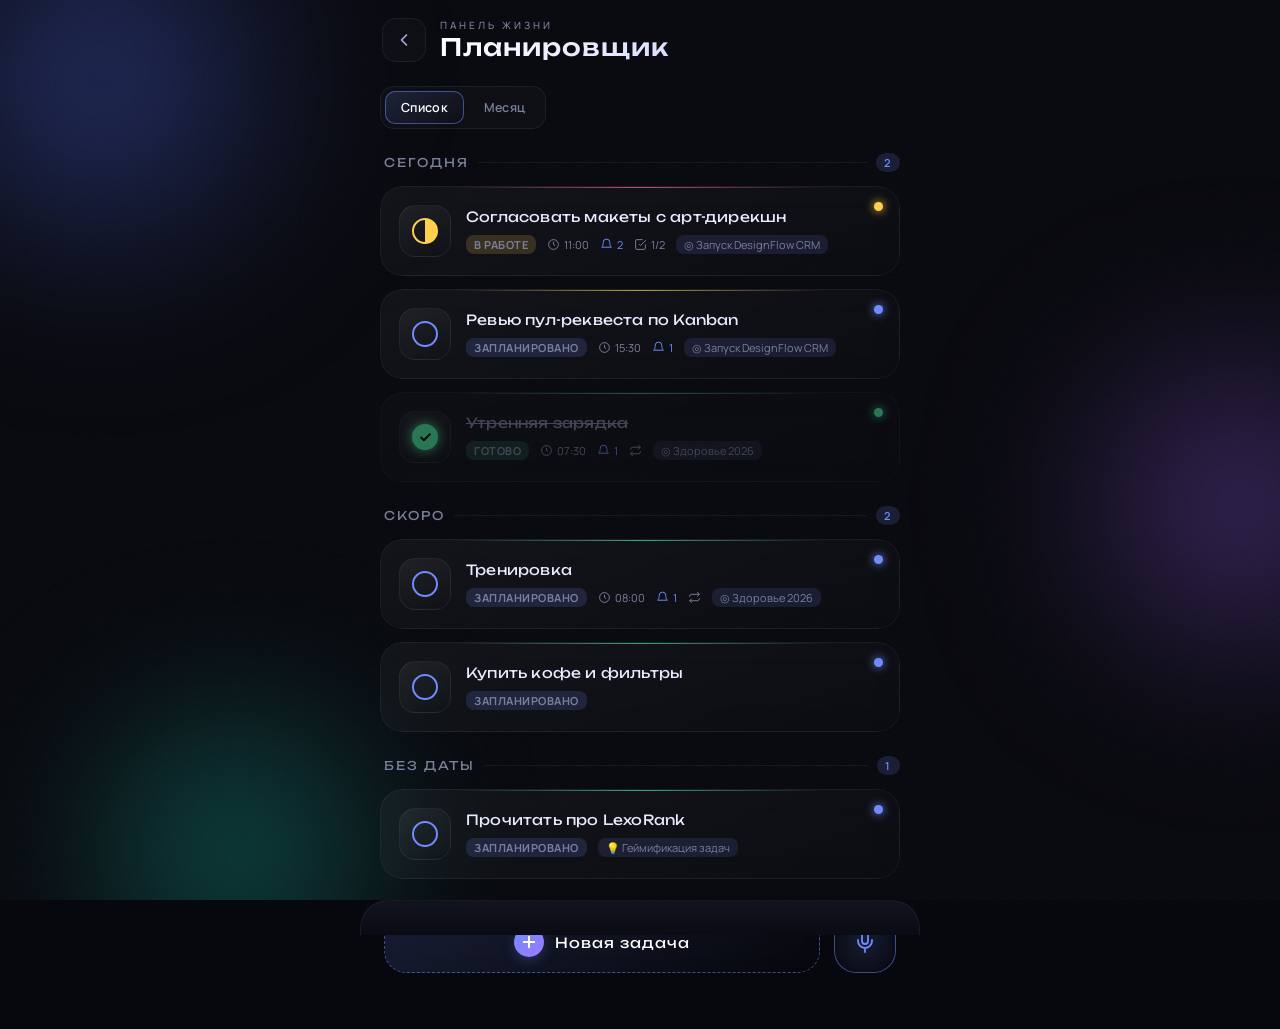
<file: planner.html>
<!DOCTYPE html>
<html lang="ru">
<head>
<meta charset="UTF-8">
<meta name="viewport" content="width=device-width, initial-scale=1.0, maximum-scale=1.0, user-scalable=no, viewport-fit=cover">
<title>Планировщик — Панель Жизни</title>
<link rel="preconnect" href="https://fonts.googleapis.com">
<link rel="preconnect" href="https://fonts.gstatic.com" crossorigin>
<link href="https://fonts.googleapis.com/css2?family=Unbounded:wght@300;400;500;600;700&family=Manrope:wght@300;400;500;600;700&display=swap" rel="stylesheet">
<link rel="manifest" href="manifest.json">
<meta name="theme-color" content="#07080d">
<meta name="apple-mobile-web-app-capable" content="yes">
<link rel="stylesheet" href="styles.css">
<style>
  :root{
    --bg:#07080d;--ink:#eef1ff;--muted:#7a809c;
    --line:rgba(255,255,255,.06);--glass:rgba(255,255,255,.025);
    --accent:#6f8bff;--accent-soft:rgba(111,139,255,.16);
    --accent-line:rgba(111,139,255,.5);--accent-glow:rgba(111,139,255,.35);
    --p-high:#ff6b8b;--p-mid:#ffcf4d;--p-low:#4be39a;
    --s-plan:#6f8bff;--s-prog:#ffcf4d;--s-done:#4be39a;
    --safe-top:env(safe-area-inset-top,0px);--safe-bot:env(safe-area-inset-bottom,0px);
  }
  *{margin:0;padding:0;box-sizing:border-box;-webkit-tap-highlight-color:transparent}
  html,body{height:100%}
  body{font-family:'Manrope',sans-serif;background:var(--bg);color:var(--ink);
    overflow-x:hidden;position:relative;min-height:100vh;-webkit-font-smoothing:antialiased}

  .aurora{position:fixed;inset:0;z-index:0;overflow:hidden;pointer-events:none}
  .blob{position:absolute;border-radius:50%;filter:blur(80px);opacity:.45;mix-blend-mode:screen}
  .b1{width:440px;height:440px;background:radial-gradient(circle,#4f6bff,transparent 70%);top:-140px;left:-120px;animation:d1 18s ease-in-out infinite}
  .b2{width:380px;height:380px;background:radial-gradient(circle,#9b5cff,transparent 70%);top:35%;right:-150px;animation:d2 22s ease-in-out infinite}
  .b3{width:340px;height:340px;background:radial-gradient(circle,#15d9c4,transparent 70%);bottom:-120px;left:5%;animation:d3 26s ease-in-out infinite}
  @keyframes d1{0%,100%{transform:translate(0,0) scale(1)}50%{transform:translate(50px,70px) scale(1.15)}}
  @keyframes d2{0%,100%{transform:translate(0,0) scale(1)}50%{transform:translate(-60px,50px) scale(.9)}}
  @keyframes d3{0%,100%{transform:translate(0,0) scale(1)}50%{transform:translate(40px,-50px) scale(1.1)}}
  .grain{position:fixed;inset:0;z-index:1;pointer-events:none;opacity:.04;
    background-image:url("data:image/svg+xml,%3Csvg xmlns='http://www.w3.org/2000/svg' width='120' height='120'%3E%3Cfilter id='n'%3E%3CfeTurbulence type='fractalNoise' baseFrequency='.9' numOctaves='2'/%3E%3C/filter%3E%3Crect width='100%25' height='100%25' filter='url(%23n)'/%3E%3C/svg%3E")}
  .cursor-glow{position:fixed;width:480px;height:480px;border-radius:50%;
    background:radial-gradient(circle,rgba(120,140,255,.09),transparent 60%);
    transform:translate(-50%,-50%);pointer-events:none;z-index:2;transition:opacity .4s;opacity:0;will-change:transform}

  .wrap{position:relative;z-index:3;max-width:560px;margin:0 auto;
    padding:calc(var(--safe-top) + 8px) 20px calc(var(--safe-bot) + 50px);min-height:100vh}

  .topbar{display:flex;align-items:center;gap:14px;padding:10px 2px 6px}
  .back{width:44px;height:44px;border-radius:14px;border:1px solid var(--line);background:var(--glass);
    backdrop-filter:blur(10px);display:grid;place-items:center;cursor:pointer;transition:.3s;flex-shrink:0}
  .back:hover{border-color:var(--accent-line);box-shadow:0 0 20px var(--accent-glow)}
  .back svg{width:20px;height:20px;stroke:#aab0e0;fill:none;stroke-width:2;stroke-linecap:round;stroke-linejoin:round}
  .titleblock{flex:1}
  .titleblock .kicker{font-size:10px;letter-spacing:3px;color:var(--muted);text-transform:uppercase;font-weight:500}
  .titleblock h1{font-family:'Unbounded',sans-serif;font-weight:500;font-size:24px;letter-spacing:1px;
    background:linear-gradient(120deg,#fff,#b8c0ff);-webkit-background-clip:text;background-clip:text;color:transparent}

  .seg{display:flex;gap:4px;background:var(--glass);border:1px solid var(--line);border-radius:14px;padding:4px;backdrop-filter:blur(10px)}
  .seg button{border:none;background:none;color:var(--muted);font-family:'Manrope';font-size:12.5px;font-weight:600;
    padding:8px 16px;border-radius:10px;cursor:pointer;transition:.25s;letter-spacing:.3px}
  .seg button.on{color:#fff;background:linear-gradient(150deg,var(--accent-soft),transparent);box-shadow:0 0 0 1px var(--accent-line) inset}
  .barrow{display:flex;justify-content:flex-start;align-items:center;margin-top:18px;gap:12px}

  .group{margin-top:24px}
  .group h2{font-family:'Unbounded';font-size:12px;font-weight:400;letter-spacing:2px;text-transform:uppercase;
    color:var(--muted);margin-bottom:14px;padding-left:4px;display:flex;align-items:center;gap:9px}
  .group h2 .cnt{font-family:'Manrope';font-size:11px;color:var(--accent);background:var(--accent-soft);padding:2px 8px;border-radius:20px;font-weight:600}
  .group h2 .ln{flex:1;height:1px;background:var(--line)}

  /* ===== свайп-обёртка для удаления ===== */
  .swipe-wrap{position:relative;border-radius:22px;margin-bottom:13px;overflow:hidden;
    opacity:0;transform:translateY(20px) scale(.97);animation:rise .55s forwards cubic-bezier(.2,.8,.2,1)}
  .swipe-del{position:absolute;top:0;right:0;bottom:0;width:84px;display:flex;align-items:center;justify-content:center;
    border-radius:22px;opacity:0;transition:opacity .25s}
  .swipe-wrap.open .swipe-del{opacity:1}
  .swipe-x{width:48px;height:48px;border-radius:16px;border:1px solid rgba(255,107,139,.5);
    background:rgba(255,107,139,.15);display:grid;place-items:center;cursor:pointer;transition:.2s}
  .swipe-x:hover{background:rgba(255,107,139,.3);box-shadow:0 0 18px rgba(255,107,139,.4)}
  .swipe-x svg{width:22px;height:22px;stroke:#ff6b8b;fill:none;stroke-width:1.9;stroke-linecap:round;stroke-linejoin:round}
  .swipe-wrap .task{margin-bottom:0;position:relative;z-index:2;will-change:transform;touch-action:pan-y}

  /* ===== ГОРИЗОНТАЛЬНАЯ КАРТОЧКА-ПЛИТКА в стиле главной ===== */
  .task{
    position:relative;border-radius:22px;padding:18px 18px;cursor:pointer;overflow:hidden;
    background:linear-gradient(160deg,rgba(255,255,255,.045),rgba(255,255,255,.01));
    border:1px solid var(--line);backdrop-filter:blur(14px);
    display:flex;align-items:center;gap:15px;
    transition:transform .28s cubic-bezier(.2,.8,.2,1),border-color .35s,box-shadow .35s;
  }
  @keyframes rise{to{opacity:1;transform:translateY(0) scale(1)}}
  /* светящаяся кромка сверху как на главной */
  .task::before{content:"";position:absolute;top:0;left:14%;right:14%;height:1px;
    background:linear-gradient(90deg,transparent,var(--ac),transparent);opacity:.7;transition:.35s}
  /* радиальное свечение */
  .task::after{content:"";position:absolute;inset:0;border-radius:22px;opacity:0;transition:opacity .4s;
    background:radial-gradient(160px 120px at 30% 20%,var(--ac-soft),transparent 70%)}
  .task:hover{border-color:var(--ac-line);box-shadow:0 18px 50px -14px var(--ac-glow),0 0 0 1px var(--ac-line) inset}
  .task:hover::after{opacity:1}
  .task.done{opacity:.5}
  .task.done .ttext{text-decoration:line-through;color:var(--muted)}

  /* точка-статус в углу, как на главной */
  .task .dot{position:absolute;top:15px;right:16px;width:9px;height:9px;border-radius:50%;background:var(--sc);
    box-shadow:0 0 10px var(--sc);transition:.3s}
  .task.st-prog .dot{animation:blink 2s ease-in-out infinite}
  @keyframes blink{0%,100%{opacity:1}50%{opacity:.3}}

  /* иконка-статус слева (кружок-чек как кнопка переключения) */
  .scircle{width:52px;height:52px;border-radius:16px;flex-shrink:0;display:grid;place-items:center;
    background:linear-gradient(150deg,rgba(255,255,255,.06),transparent);border:1px solid var(--line);
    transition:.35s;position:relative}
  .scircle .ring{width:26px;height:26px;border-radius:50%;border:2.5px solid var(--sc);display:grid;place-items:center;transition:.25s;position:relative}
  .scircle .ring.prog{background:conic-gradient(var(--sc) 50%,transparent 0)}
  .scircle .ring.done{background:var(--sc);box-shadow:0 0 12px var(--sc)}
  .scircle .ring svg{width:13px;height:13px;stroke:#07080d;fill:none;stroke-width:3.6;stroke-linecap:round;stroke-linejoin:round;opacity:0;transition:.2s}
  .scircle .ring.done svg{opacity:1}
  .task:hover .scircle{border-color:var(--ac-line)}

  .tbody{flex:1;min-width:0;padding-right:14px}
  .ttext{font-family:'Unbounded';font-size:14px;font-weight:400;line-height:1.35;color:#e8eaff;word-break:break-word;letter-spacing:.2px}
  .tmeta{display:flex;gap:11px;margin-top:9px;flex-wrap:wrap;align-items:center}
  .tmeta span{font-size:11px;color:var(--muted);display:inline-flex;align-items:center;gap:4px}
  .tmeta svg{width:13px;height:13px;stroke:currentColor;fill:none;stroke-width:1.8}
  .chip-status{font-size:9.5px;font-weight:700;letter-spacing:.5px;text-transform:uppercase;padding:2px 8px;border-radius:8px;
    color:var(--sc);background:color-mix(in srgb,var(--sc) 16%,transparent)}
  .link-chip{font-size:10px;color:#b8c0ff;background:rgba(120,140,255,.12);padding:2px 8px;border-radius:8px;display:inline-flex;gap:4px;align-items:center}
  .empty{text-align:center;color:var(--muted);font-size:13px;padding:26px 0;opacity:.7}

  /* ===== панель ввода В КОНЦЕ списка ===== */
  .addbar{display:flex;align-items:center;gap:14px;margin-top:26px;padding:6px 4px}
  .addbtn{flex:1;height:62px;border-radius:22px;border:1px dashed var(--accent-line);
    background:linear-gradient(150deg,var(--accent-soft),transparent);color:#fff;cursor:pointer;
    display:flex;align-items:center;justify-content:center;gap:11px;font-family:'Unbounded';font-size:14px;font-weight:400;letter-spacing:1px;
    transition:.3s;backdrop-filter:blur(10px)}
  .addbtn:hover{border-style:solid;box-shadow:0 14px 40px -12px var(--accent-glow);transform:translateY(-2px)}
  .addbtn:active{transform:scale(.98)}
  .addbtn .plus{width:30px;height:30px;border-radius:50%;background:linear-gradient(150deg,var(--accent),#9b7bff);
    display:grid;place-items:center;box-shadow:0 4px 14px -2px var(--accent-glow)}
  .addbtn .plus svg{width:18px;height:18px;stroke:#fff;fill:none;stroke-width:2.6;stroke-linecap:round}
  .micbtn{width:62px;height:62px;flex-shrink:0;border-radius:22px;cursor:pointer;border:1px solid var(--accent-line);
    background:radial-gradient(circle,var(--accent-soft),transparent);display:grid;place-items:center;transition:.3s;position:relative;backdrop-filter:blur(10px)}
  .micbtn svg{width:24px;height:24px;stroke:var(--accent);fill:none;stroke-width:1.8;stroke-linecap:round;stroke-linejoin:round;transition:.3s}
  .micbtn:hover{box-shadow:0 0 24px var(--accent-glow);transform:translateY(-2px)}
  .micbtn.rec{border-color:var(--p-high)}.micbtn.rec svg{stroke:var(--p-high)}
  .micbtn.rec::after{content:"";position:absolute;inset:-7px;border-radius:26px;border:2px solid var(--p-high);animation:ping 1.2s ease-out infinite}
  @keyframes ping{0%{transform:scale(.92);opacity:.8}100%{transform:scale(1.4);opacity:0}}

  /* месяц */
  .calhead{display:flex;align-items:center;justify-content:space-between;margin-top:20px;margin-bottom:14px}
  .calhead .mname{font-family:'Unbounded';font-size:18px;font-weight:500;color:#fff;letter-spacing:.5px}
  .navb{width:38px;height:38px;border-radius:12px;border:1px solid var(--line);background:var(--glass);display:grid;place-items:center;cursor:pointer;transition:.25s}
  .navb:hover{border-color:var(--accent-line);box-shadow:0 0 16px var(--accent-glow)}
  .navb svg{width:16px;height:16px;stroke:#aab0e0;fill:none;stroke-width:2.2;stroke-linecap:round;stroke-linejoin:round}
  .wdrow{display:grid;grid-template-columns:repeat(7,1fr);gap:6px;margin-bottom:6px}
  .wdrow span{text-align:center;font-size:10px;color:var(--muted);text-transform:uppercase;letter-spacing:1px;font-weight:600}
  .calgrid{display:grid;grid-template-columns:repeat(7,1fr);gap:6px}
  .cell{aspect-ratio:1/1.15;border-radius:14px;border:1px solid var(--line);background:var(--glass);
    padding:6px 6px 4px;cursor:pointer;transition:.25s;display:flex;flex-direction:column;gap:3px;overflow:hidden;position:relative}
  .cell.dim{opacity:.32}
  .cell:hover{border-color:rgba(255,255,255,.16)}
  .cell.sel{border-color:var(--accent-line);background:linear-gradient(160deg,var(--accent-soft),transparent);box-shadow:0 0 0 1px var(--accent-line) inset}
  .cell.today .cnum{color:var(--accent);font-weight:700}
  .cnum{font-family:'Unbounded';font-size:12px;color:#dfe3ff;font-weight:400;line-height:1}
  .cevents{display:flex;flex-direction:column;gap:2px;margin-top:1px}
  .ev{font-size:8.5px;line-height:1.25;color:#cdd2f0;background:color-mix(in srgb,var(--evc) 22%,transparent);
    border-left:2px solid var(--evc);padding:1px 3px;border-radius:3px;white-space:nowrap;overflow:hidden;text-overflow:ellipsis}
  .evmore{font-size:8px;color:var(--muted);padding-left:2px}
  .daypanel{margin-top:18px}

  .overlay{position:fixed;inset:0;z-index:60;background:rgba(4,5,10,.6);backdrop-filter:blur(6px);opacity:0;pointer-events:none;transition:.3s}
  .overlay.show{opacity:1;pointer-events:auto}
  .sheet{position:fixed;left:0;right:0;bottom:0;z-index:61;max-width:560px;margin:0 auto;
    background:linear-gradient(180deg,#11131f,#0a0b13);border:1px solid var(--line);border-bottom:none;
    border-radius:28px 28px 0 0;padding:8px 22px calc(var(--safe-bot) + 26px);
    transform:translateY(100%);transition:transform .4s cubic-bezier(.2,.85,.25,1);max-height:90vh;overflow-y:auto}
  .sheet.show{transform:translateY(0)}
  .grab{width:42px;height:5px;border-radius:3px;background:rgba(255,255,255,.2);margin:8px auto 18px}
  .sheet .det-prio{display:inline-flex;align-items:center;gap:6px;font-size:11px;font-weight:700;text-transform:uppercase;letter-spacing:.5px;color:var(--pc);margin-bottom:10px}
  .det-title{font-family:'Unbounded';font-size:20px;font-weight:500;line-height:1.3;color:#fff;margin-bottom:6px;outline:none;min-height:28px}
  .det-title:focus{border-bottom:1px dashed var(--accent-line)}
  .det-title:empty:before{content:'Название задачи…';color:var(--muted)}
  .seg-status{display:flex;gap:6px;margin:18px 0}
  .seg-status button{flex:1;border:1px solid var(--line);background:var(--glass);color:var(--muted);
    font-family:'Manrope';font-size:12px;font-weight:600;padding:11px 6px;border-radius:13px;cursor:pointer;transition:.25s}
  .seg-status button.on{color:#fff}
  .seg-status button[data-s="plan"].on{border-color:var(--s-plan);background:color-mix(in srgb,var(--s-plan) 18%,transparent);box-shadow:0 0 16px -4px var(--s-plan)}
  .seg-status button[data-s="prog"].on{border-color:var(--s-prog);background:color-mix(in srgb,var(--s-prog) 18%,transparent);box-shadow:0 0 16px -4px var(--s-prog)}
  .seg-status button[data-s="done"].on{border-color:var(--s-done);background:color-mix(in srgb,var(--s-done) 18%,transparent);box-shadow:0 0 16px -4px var(--s-done)}
  .det-sec{margin-top:20px}
  .det-sec .lbl{font-family:'Unbounded';font-size:10.5px;letter-spacing:2px;text-transform:uppercase;color:var(--muted);margin-bottom:10px;display:flex;align-items:center;gap:8px}
  .det-sec .lbl .ln{flex:1;height:1px;background:var(--line)}
  .det-desc{width:100%;background:rgba(255,255,255,.04);border:1px solid var(--line);border-radius:14px;
    padding:12px 14px;color:var(--ink);font-family:'Manrope';font-size:14px;resize:vertical;min-height:64px;outline:none;line-height:1.5}
  .det-desc:focus{border-color:var(--accent-line)}
  .sub{display:flex;align-items:center;gap:11px;padding:9px 0;border-bottom:1px solid var(--line)}
  .sub:last-child{border-bottom:none}
  .sub .sc{width:22px;height:22px;border-radius:7px;border:2px solid var(--accent-line);flex-shrink:0;display:grid;place-items:center;cursor:pointer;transition:.2s}
  .sub .sc svg{width:12px;height:12px;stroke:#07080d;stroke-width:3.5;fill:none;opacity:0;transition:.2s}
  .sub.done .sc{background:var(--accent);box-shadow:0 0 10px var(--accent-glow)}.sub.done .sc svg{opacity:1}
  .sub .st{flex:1;font-size:13.5px;color:#dfe3ff}.sub.done .st{text-decoration:line-through;color:var(--muted)}
  .subadd{display:flex;gap:8px;margin-top:10px}
  .subadd input{flex:1;background:rgba(255,255,255,.04);border:1px solid var(--line);border-radius:11px;padding:9px 12px;color:var(--ink);font-family:'Manrope';font-size:13px;outline:none}
  .subadd input:focus{border-color:var(--accent-line)}
  .subadd button{border:1px solid var(--accent-line);background:var(--accent-soft);color:var(--accent);border-radius:11px;padding:0 16px;cursor:pointer;font-size:18px}
  .subprog{height:5px;border-radius:3px;background:rgba(255,255,255,.06);margin-top:12px;overflow:hidden}
  .subprog i{display:block;height:100%;background:linear-gradient(90deg,var(--accent),#9b7bff);border-radius:3px;transition:width .4s;box-shadow:0 0 10px var(--accent-glow)}
  .pillrow{display:flex;gap:8px;flex-wrap:wrap}
  .pill{border:1px solid var(--line);background:var(--glass);border-radius:12px;padding:9px 13px;font-size:12px;color:#cdd2f0;cursor:pointer;transition:.2s;display:inline-flex;align-items:center;gap:7px}
  .pill:hover{border-color:var(--accent-line)}
  .pill.on{border-color:var(--accent-line);background:var(--accent-soft);color:#fff}
  .remind-item{display:flex;align-items:center;gap:8px;background:rgba(255,255,255,.04);border:1px solid var(--line);border-radius:11px;padding:8px 12px;margin-bottom:7px;font-size:12.5px;color:#cdd2f0}
  .remind-item .x{margin-left:auto;cursor:pointer;color:var(--muted);font-size:16px}
  .remind-item svg{width:14px;height:14px;stroke:var(--accent);fill:none;stroke-width:1.8}
  .det-meta-grid{display:flex;gap:10px;flex-wrap:wrap;margin-top:6px}
  .det-meta-grid label{flex:1;min-width:120px;font-size:11px;color:var(--muted)}
  .det-meta-grid input,.det-meta-grid select{width:100%;margin-top:5px;background:rgba(255,255,255,.04);border:1px solid var(--line);
    border-radius:11px;padding:9px 11px;color:var(--ink);font-family:'Manrope';font-size:13px;outline:none}
  .det-meta-grid input:focus,.det-meta-grid select:focus{border-color:var(--accent-line)}
  .save-btn{margin-top:22px;width:100%;border:none;background:linear-gradient(150deg,var(--accent),#9b7bff);
    color:#fff;border-radius:16px;padding:15px;font-family:'Unbounded';font-size:14px;font-weight:400;letter-spacing:1px;cursor:pointer;
    box-shadow:0 10px 30px -8px var(--accent-glow);transition:.2s}
  .save-btn:active{transform:scale(.98)}
  .cal-btn{margin-top:10px;width:100%;border:1px solid var(--accent-line);background:var(--accent-soft);
    color:#e8eaff;border-radius:14px;padding:13px;font-family:'Manrope';font-size:13px;font-weight:600;cursor:pointer;
    display:flex;align-items:center;justify-content:center;gap:9px;transition:.2s}
  .cal-btn:hover{box-shadow:0 0 18px var(--accent-glow)}
  .cal-btn svg{width:17px;height:17px;stroke:var(--accent);fill:none;stroke-width:1.9}
  .del-btn{margin-top:10px;width:100%;border:1px solid rgba(255,107,139,.4);background:rgba(255,107,139,.1);
    color:var(--p-high);border-radius:14px;padding:12px;font-family:'Manrope';font-size:13px;font-weight:600;cursor:pointer;transition:.2s}
  .del-btn:hover{background:rgba(255,107,139,.18)}
  .toast{position:fixed;left:50%;bottom:calc(var(--safe-bot) + 30px);transform:translateX(-50%) translateY(20px);
    background:rgba(20,22,34,.92);backdrop-filter:blur(16px);border:1px solid var(--accent-line);color:#eef1ff;
    padding:13px 20px;border-radius:16px;font-size:13px;font-weight:500;z-index:80;box-shadow:0 12px 40px -8px var(--accent-glow);
    opacity:0;pointer-events:none;transition:.35s;max-width:88%}
  .toast.show{opacity:1;transform:translateX(-50%) translateY(0)}
  .toast b{color:var(--accent)}
  .hidden{display:none!important}
</style>
</head>
<body>
  <div class="aurora"><div class="blob b1"></div><div class="blob b2"></div><div class="blob b3"></div></div>
  <div class="grain"></div>
  <div class="cursor-glow" id="glow"></div>

  <div class="wrap">
    <div class="topbar">
      <a class="back" href="index.html" title="Назад"><svg viewBox="0 0 24 24"><path d="M15 18l-6-6 6-6"/></svg></a>
      <div class="titleblock"><div class="kicker">Панель жизни</div><h1>Планировщик</h1></div>
    </div>

    <div class="barrow">
      <div class="seg" id="modeSeg">
        <button class="on" data-m="list">Список</button>
        <button data-m="month">Месяц</button>
      </div>
    </div>

    <div id="listView"></div>

    <div id="monthView" class="hidden">
      <div class="calhead">
        <div class="navb" id="prevM"><svg viewBox="0 0 24 24"><path d="M15 18l-6-6 6-6"/></svg></div>
        <div class="mname" id="mName"></div>
        <div class="navb" id="nextM"><svg viewBox="0 0 24 24"><path d="M9 18l6-6-6-6"/></svg></div>
      </div>
      <div class="wdrow"><span>пн</span><span>вт</span><span>ср</span><span>чт</span><span>пт</span><span>сб</span><span>вс</span></div>
      <div class="calgrid" id="calgrid"></div>
      <div class="daypanel" id="dayPanel"></div>
    </div>

    <!-- панель ввода в конце списка -->
    <div class="addbar" id="addbar">
      <div class="addbtn" id="addBtn"><div class="plus"><svg viewBox="0 0 24 24"><path d="M12 5v14M5 12h14"/></svg></div>Новая задача</div>
      <div class="micbtn" id="mic" title="Голос"><svg viewBox="0 0 24 24"><path d="M12 2a3 3 0 00-3 3v6a3 3 0 006 0V5a3 3 0 00-3-3z"/><path d="M5 10v1a7 7 0 0014 0v-1M12 19v3"/></svg></div>
    </div>
  </div>

  <div class="overlay" id="overlay"></div>
  <div class="sheet" id="sheet"></div>
  <div class="toast" id="toast"></div>

<script src="store.js"></script>
<script>
const STAT={plan:{n:'Запланировано',c:'var(--s-plan)'},prog:{n:'В работе',c:'var(--s-prog)'},done:{n:'Готово',c:'var(--s-done)'}};
const PRIO={high:{c:'var(--p-high)',cs:'rgba(255,107,139,.16)',cl:'rgba(255,107,139,.5)',cg:'rgba(255,107,139,.35)',n:'Срочно'},
            mid:{c:'var(--p-mid)',cs:'rgba(255,207,77,.15)',cl:'rgba(255,207,77,.5)',cg:'rgba(255,207,77,.32)',n:'Важно'},
            low:{c:'var(--p-low)',cs:'rgba(75,227,154,.15)',cl:'rgba(75,227,154,.5)',cg:'rgba(75,227,154,.32)',n:'Обычное'}};
const GOALS=Store.goals;
const IDEAS=Store.ideas;
function todayISO(){return Store.today()}
function plusDays(n){return Store.plus(n)}
let tasks=Store.tasks;
let selDate=todayISO();let calCursor=new Date();let mode='list';let openId=null;

function renderList(){
  const box=document.getElementById('listView');box.innerHTML='';
  const today=tasks.filter(t=>t.date===todayISO());
  const soon=tasks.filter(t=>t.date&&t.date>todayISO()).sort((a,b)=>a.date.localeCompare(b.date));
  const past=tasks.filter(t=>t.date&&t.date<todayISO()&&t.status!=='done');
  const nodate=tasks.filter(t=>!t.date);
  if(past.length)box.appendChild(group('Просрочено',past));
  box.appendChild(group('Сегодня',today));
  if(soon.length)box.appendChild(group('Скоро',soon));
  if(nodate.length)box.appendChild(group('Без даты',nodate));
}
function group(title,arr){
  const g=document.createElement('div');g.className='group';
  g.innerHTML='<h2>'+title+'<span class="ln"></span>'+(arr.length?'<span class="cnt">'+arr.filter(t=>t.status!=='done').length+'</span>':'')+'</h2>';
  if(!arr.length){const e=document.createElement('div');e.className='empty';e.textContent='Пусто';g.appendChild(e);return g}
  arr.sort((a,b)=>((a.status==='done')-(b.status==='done'))||((a.time||'99').localeCompare(b.time||'99')));
  arr.forEach((t,i)=>{const w=taskEl(t);w.style.animationDelay=(i*0.05)+'s';g.appendChild(w)});return g;
}
function taskEl(t){
  const p=PRIO[t.prio],sc=STAT[t.status].c;
  // обёртка свайпа: снизу зона удаления, сверху сама карточка
  const wrap=document.createElement('div');
  wrap.className='swipe-wrap';
  const el=document.createElement('div');
  el.className='task st-'+t.status+(t.status==='done'?' done':'');
  el.style.setProperty('--ac',p.c);el.style.setProperty('--ac-soft',p.cs);el.style.setProperty('--ac-line',p.cl);el.style.setProperty('--ac-glow',p.cg);
  el.style.setProperty('--sc',sc);
  let meta='<span class="chip-status">'+STAT[t.status].n+'</span>';
  if(t.time)meta+='<span><svg viewBox="0 0 24 24"><circle cx="12" cy="12" r="9"/><path d="M12 7v5l3 2"/></svg>'+t.time+'</span>';
  if(t.reminders&&t.reminders.length)meta+='<span style="color:var(--accent)"><svg viewBox="0 0 24 24"><path d="M18 8a6 6 0 00-12 0c0 7-3 9-3 9h18s-3-2-3-9z"/></svg>'+t.reminders.length+'</span>';
  if(t.repeat)meta+='<span><svg viewBox="0 0 24 24"><path d="M17 2l4 4-4 4"/><path d="M3 11v-1a4 4 0 014-4h14M7 22l-4-4 4-4"/><path d="M21 13v1a4 4 0 01-4 4H3"/></svg></span>';
  if(t.subs&&t.subs.length){const d=t.subs.filter(s=>s.d).length;meta+='<span><svg viewBox="0 0 24 24"><path d="M9 11l3 3L22 4"/><path d="M21 12v7a2 2 0 01-2 2H5a2 2 0 01-2-2V5a2 2 0 012-2h11"/></svg>'+d+'/'+t.subs.length+'</span>'}
  if(t.linkGoal)meta+='<span class="link-chip">◎ '+esc(t.linkGoal)+'</span>';
  if(t.linkIdea)meta+='<span class="link-chip">💡 '+esc(t.linkIdea)+'</span>';
  const ringCls=t.status==='done'?'ring done':(t.status==='prog'?'ring prog':'ring');
  el.innerHTML='<span class="dot"></span>'+
    '<div class="scircle"><div class="'+ringCls+'" style="--sc:'+sc+'"><svg viewBox="0 0 24 24"><path d="M4 12l5 5L20 6"/></svg></div></div>'+
    '<div class="tbody"><div class="ttext">'+esc(t.text)+'</div><div class="tmeta">'+meta+'</div></div>';
  // зона удаления
  const del=document.createElement('div');del.className='swipe-del';
  del.innerHTML='<button class="swipe-x" title="Удалить"><svg viewBox="0 0 24 24"><path d="M3 6h18M8 6V4a2 2 0 012-2h4a2 2 0 012 2v2M19 6l-1 14a2 2 0 01-2 2H8a2 2 0 01-2-2L5 6"/></svg></button>';
  wrap.appendChild(del);wrap.appendChild(el);

  el.querySelector('.scircle').onclick=e=>{e.stopPropagation();cycleStatus(t)};
  del.querySelector('.swipe-x').onclick=e=>{e.stopPropagation();removeTask(t,wrap)};
  attachSwipe(el,t);
  return wrap;
}

// ===== логика свайпа влево =====
let openSwipeEl=null;
function attachSwipe(el,t){
  let x0=0,y0=0,dx=0,moved=false,horizontal=false,opened=false;
  const OPEN=72;        // насколько открывается зона удаления
  const wrap=()=>el.parentNode;
  el.addEventListener('touchstart',e=>{
    const tch=e.touches[0];x0=tch.clientX;y0=tch.clientY;dx=0;moved=false;horizontal=false;
    if(openSwipeEl&&openSwipeEl!==el)closeSwipe(openSwipeEl);
  },{passive:true});
  el.addEventListener('touchmove',e=>{
    const tch=e.touches[0];const mx=tch.clientX-x0,my=tch.clientY-y0;
    if(!moved){moved=true;horizontal=Math.abs(mx)>Math.abs(my)}
    if(!horizontal)return;            // вертикальный скролл — не мешаем
    e.preventDefault();
    dx=Math.min(0,Math.max(-OPEN-20,mx + (opened?-OPEN:0)));
    el.style.transition='none';
    el.style.transform='translateX('+dx+'px)';
    if(dx<-4)wrap().classList.add('open');   // корзина проявляется при сдвиге
  },{passive:false});
  el.addEventListener('touchend',()=>{
    el.style.transition='transform .28s cubic-bezier(.2,.8,.2,1)';
    if(dx<-OPEN/2){openSwipe(el)}else{closeSwipe(el)}
  });
  el.onclick=()=>{
    if(opened){closeSwipe(el);return}
    openSheet(t.id);
  };
  el._setOpened=v=>{opened=v};
}
function openSwipe(el){el.style.transform='translateX(-72px)';el._setOpened&&el._setOpened(true);el.parentNode.classList.add('open');openSwipeEl=el}
function closeSwipe(el){el.style.transition='transform .28s cubic-bezier(.2,.8,.2,1)';el.style.transform='translateX(0)';el._setOpened&&el._setOpened(false);el.parentNode.classList.remove('open');if(openSwipeEl===el)openSwipeEl=null}
function removeTask(t,wrap){
  wrap.style.transition='.3s';wrap.style.opacity='0';wrap.style.transform='translateX(-100%)';
  setTimeout(()=>{tasks=tasks.filter(x=>x.id!==t.id);refresh();showToast('Задача удалена')},250);
}
function cycleStatus(t){t.status=t.status==='plan'?'prog':t.status==='prog'?'done':'plan';refresh();showToast('Статус: <b>'+STAT[t.status].n+'</b>')}

const MN=['Январь','Февраль','Март','Апрель','Май','Июнь','Июль','Август','Сентябрь','Октябрь','Ноябрь','Декабрь'];
function renderMonth(){
  document.getElementById('mName').textContent=MN[calCursor.getMonth()]+' '+calCursor.getFullYear();
  const grid=document.getElementById('calgrid');grid.innerHTML='';
  const y=calCursor.getFullYear(),m=calCursor.getMonth();
  const first=new Date(y,m,1);let start=(first.getDay()+6)%7;
  const dim=new Date(y,m+1,0).getDate();const prevDim=new Date(y,m,0).getDate();
  for(let i=0;i<42;i++){
    let dn,iso,dimcls='';
    if(i<start){dn=prevDim-start+1+i;iso=new Date(y,m-1,dn).toISOString().slice(0,10);dimcls=' dim'}
    else if(i>=start+dim){dn=i-start-dim+1;iso=new Date(y,m+1,dn).toISOString().slice(0,10);dimcls=' dim'}
    else{dn=i-start+1;iso=new Date(y,m,dn).toISOString().slice(0,10)}
    const dayTasks=tasks.filter(t=>t.date===iso);
    const cell=document.createElement('div');
    cell.className='cell'+dimcls+(iso===selDate?' sel':'')+(iso===todayISO()?' today':'');
    let evs='';
    dayTasks.slice(0,2).forEach(t=>{evs+='<div class="ev" style="--evc:'+PRIO[t.prio].c+'">'+esc(t.text)+'</div>'});
    if(dayTasks.length>2)evs+='<div class="evmore">+'+(dayTasks.length-2)+'</div>';
    cell.innerHTML='<div class="cnum">'+dn+'</div><div class="cevents">'+evs+'</div>';
    cell.onclick=()=>{selDate=iso;renderMonth();renderDayPanel()};
    grid.appendChild(cell);
  }
  renderDayPanel();
}
function renderDayPanel(){
  const p=document.getElementById('dayPanel');p.innerHTML='';
  const arr=tasks.filter(t=>t.date===selDate);
  const g=document.createElement('div');g.className='group';
  const d=new Date(selDate+'T00:00');
  const title=selDate===todayISO()?'Сегодня':d.toLocaleDateString('ru-RU',{day:'numeric',month:'long'});
  g.innerHTML='<h2>'+title+'<span class="ln"></span>'+(arr.length?'<span class="cnt">'+arr.length+'</span>':'')+'</h2>';
  if(!arr.length){const e=document.createElement('div');e.className='empty';e.textContent='Нет задач на этот день';g.appendChild(e)}
  else arr.forEach((t,i)=>{const w=taskEl(t);w.style.animationDelay=(i*0.05)+'s';g.appendChild(w)});
  p.appendChild(g);
}

function openSheet(id){
  let t,isNew=false;
  if(id==='new'){isNew=true;t={id:Date.now(),text:'',prio:'low',status:'plan',date:selDate,time:'',desc:'',subs:[],reminders:[],repeat:'',linkGoal:'',linkIdea:''}}
  else{t=tasks.find(x=>x.id===id);if(!t)return}
  openId=t.id;window._draft=t;window._isNew=isNew;
  _renderSheetBody(t,isNew);
  document.getElementById('overlay').classList.add('show');
  document.getElementById('sheet').classList.add('show');
}
// выносим тело рендера, чтобы переиспользовать
function _renderSheetBody(t,isNew){
  const pc=PRIO[t.prio].c;const sheet=document.getElementById('sheet');
  const remHtml=(t.reminders||[]).map((r,i)=>'<div class="remind-item"><svg viewBox="0 0 24 24"><path d="M18 8a6 6 0 00-12 0c0 7-3 9-3 9h18s-3-2-3-9z"/></svg>'+remLabel(r)+'<span class="x" data-ri="'+i+'">✕</span></div>').join('')||'<div style="font-size:12px;color:var(--muted)">Нет напоминаний</div>';
  const subHtml=(t.subs||[]).map((s,i)=>'<div class="sub'+(s.d?' done':'')+'" data-si="'+i+'"><div class="sc"><svg viewBox="0 0 24 24"><path d="M4 12l5 5L20 6"/></svg></div><div class="st">'+esc(s.t)+'</div></div>').join('');
  const subDone=(t.subs||[]).filter(s=>s.d).length,subAll=(t.subs||[]).length;
  const goalPills=GOALS.map(g=>'<div class="pill'+(t.linkGoal===g?' on':'')+'" data-goal="'+g+'">◎ '+g+'</div>').join('');
  const ideaPills=IDEAS.map(g=>'<div class="pill'+(t.linkIdea===g?' on':'')+'" data-idea="'+g+'">💡 '+g+'</div>').join('');
  sheet.innerHTML='<div class="grab"></div>'+
    '<div class="det-prio" style="--pc:'+pc+'">● '+PRIO[t.prio].n+' приоритет</div>'+
    '<div class="det-title" contenteditable="true" id="detTitle">'+esc(t.text)+'</div>'+
    '<div class="seg-status">'+
      '<button data-s="plan" class="'+(t.status==='plan'?'on':'')+'">Запланировано</button>'+
      '<button data-s="prog" class="'+(t.status==='prog'?'on':'')+'">В работе</button>'+
      '<button data-s="done" class="'+(t.status==='done'?'on':'')+'">Готово</button>'+
    '</div>'+
    '<div class="det-sec"><div class="lbl">Когда<span class="ln"></span></div><div class="det-meta-grid">'+
      '<label>Дата<input type="date" id="dDate" value="'+(t.date||'')+'"></label>'+
      '<label>Время<input type="time" id="dTime" value="'+(t.time||'')+'"></label>'+
      '<label>Приоритет<select id="dPrio"><option value="low"'+(t.prio==='low'?' selected':'')+'>Обычное</option><option value="mid"'+(t.prio==='mid'?' selected':'')+'>Важно</option><option value="high"'+(t.prio==='high'?' selected':'')+'>Срочно</option></select></label>'+
      '<label>Повтор<select id="dRepeat"><option value=""'+(!t.repeat?' selected':'')+'>Без повтора</option><option value="daily"'+(t.repeat==='daily'?' selected':'')+'>Каждый день</option><option value="weekly"'+(t.repeat==='weekly'?' selected':'')+'>Каждую неделю</option><option value="monthly"'+(t.repeat==='monthly'?' selected':'')+'>Каждый месяц</option></select></label>'+
    '</div></div>'+
    '<div class="det-sec"><div class="lbl">Описание<span class="ln"></span></div><textarea class="det-desc" id="dDesc" placeholder="Добавь детали…">'+esc(t.desc||'')+'</textarea></div>'+
    '<div class="det-sec"><div class="lbl">Подзадачи '+(subAll?'· '+subDone+'/'+subAll:'')+'<span class="ln"></span></div><div id="subList">'+subHtml+'</div>'+
      (subAll?'<div class="subprog"><i style="width:'+Math.round(subDone/subAll*100)+'%"></i></div>':'')+
      '<div class="subadd"><input id="subInput" placeholder="Новый шаг…"><button id="subAdd">+</button></div></div>'+
    '<div class="det-sec"><div class="lbl">Напоминания<span class="ln"></span></div><div id="remList">'+remHtml+'</div>'+
      '<div class="pillrow" style="margin-top:10px"><div class="pill" data-rem="0">+ В момент</div><div class="pill" data-rem="10">+ За 10 мин</div><div class="pill" data-rem="60">+ За час</div><div class="pill" data-rem="1440">+ За день</div></div></div>'+
    '<div class="det-sec"><div class="lbl">Связь с целью<span class="ln"></span></div><div class="pillrow">'+goalPills+'</div></div>'+
    '<div class="det-sec"><div class="lbl">Связь с идеей<span class="ln"></span></div><div class="pillrow">'+ideaPills+'</div></div>'+
    '<button class="save-btn" id="saveBtn">'+(isNew?'Создать задачу':'Готово')+'</button>'+
    ((!isNew && t.date)?'<button class="cal-btn" id="calBtn"><svg viewBox="0 0 24 24"><rect x="3" y="4" width="18" height="18" rx="2"/><path d="M16 2v4M8 2v4M3 10h18"/></svg>В календарь iPhone</button>':'');
  bindSheet(t,isNew);
}
function bindSheet(t,isNew){
  const sheet=document.getElementById('sheet');
  sheet.querySelectorAll('.seg-status button').forEach(b=>b.onclick=()=>{t.status=b.dataset.s;_renderSheetBody(t,isNew)});
  sheet.querySelector('#detTitle').oninput=e=>{t.text=e.target.innerText.trim()};
  sheet.querySelector('#dDate').onchange=e=>{t.date=e.target.value};
  sheet.querySelector('#dTime').onchange=e=>{t.time=e.target.value};
  sheet.querySelector('#dPrio').onchange=e=>{t.prio=e.target.value;_renderSheetBody(t,isNew)};
  sheet.querySelector('#dRepeat').onchange=e=>{t.repeat=e.target.value};
  sheet.querySelector('#dDesc').oninput=e=>{t.desc=e.target.value};
  sheet.querySelectorAll('.sub').forEach(s=>s.querySelector('.sc').onclick=()=>{const i=+s.dataset.si;t.subs[i].d=!t.subs[i].d;_renderSheetBody(t,isNew)});
  sheet.querySelector('#subAdd').onclick=()=>{const v=sheet.querySelector('#subInput').value.trim();if(v){t.subs.push({t:v,d:false});_renderSheetBody(t,isNew)}};
  sheet.querySelector('#subInput').addEventListener('keydown',e=>{if(e.key==='Enter')sheet.querySelector('#subAdd').click()});
  sheet.querySelectorAll('[data-rem]').forEach(p=>p.onclick=()=>{const v=+p.dataset.rem;if(!t.reminders.includes(v)){t.reminders.push(v);t.reminders.sort((a,b)=>a-b);_renderSheetBody(t,isNew)}});
  sheet.querySelectorAll('[data-ri]').forEach(x=>x.onclick=()=>{t.reminders.splice(+x.dataset.ri,1);_renderSheetBody(t,isNew)});
  sheet.querySelectorAll('[data-goal]').forEach(p=>p.onclick=()=>{t.linkGoal=t.linkGoal===p.dataset.goal?'':p.dataset.goal;_renderSheetBody(t,isNew)});
  sheet.querySelectorAll('[data-idea]').forEach(p=>p.onclick=()=>{t.linkIdea=t.linkIdea===p.dataset.idea?'':p.dataset.idea;_renderSheetBody(t,isNew)});
  sheet.querySelector('#saveBtn').onclick=()=>{
    if(!t.text.trim()){showToast('Введите название задачи');return}
    if(isNew){tasks.push(t);window._isNew=false;showToast('Задача создана')}else{showToast('Сохранено')}
    closeSheet();refresh();
  };
  const calB=sheet.querySelector('#calBtn');if(calB)calB.onclick=()=>exportICS(t);
}

// ===== экспорт задачи в Календарь iPhone (.ics с напоминанием) =====
function exportICS(t){
  if(!t.date){showToast('Сначала задай дату');return}
  const time=t.time||'09:00';
  const [h,m]=time.split(':');
  const dt=t.date.replace(/-/g,'')+'T'+h.padStart(2,'0')+(m||'00')+'00';
  // конец +30 мин
  const endD=new Date(t.date+'T'+time);endD.setMinutes(endD.getMinutes()+30);
  const pad=n=>String(n).padStart(2,'0');
  const dtEnd=endD.getFullYear()+pad(endD.getMonth()+1)+pad(endD.getDate())+'T'+pad(endD.getHours())+pad(endD.getMinutes())+'00';
  const uid='pz-'+t.id+'@panel-zhizni';
  const now=new Date();
  const stamp=now.getFullYear()+pad(now.getMonth()+1)+pad(now.getDate())+'T'+pad(now.getHours())+pad(now.getMinutes())+pad(now.getSeconds());
  // ближайшее напоминание из списка (минут до)
  const rem=(t.reminders&&t.reminders.length)?Math.max(...t.reminders):10;
  let alarm='';
  if(t.reminders&&t.reminders.length){
    // отдельный VALARM на каждое напоминание
    alarm=t.reminders.map(r=>
      'BEGIN:VALARM\\nACTION:DISPLAY\\nDESCRIPTION:'+icsEsc(t.text)+'\\nTRIGGER:-PT'+r+'M\\nEND:VALARM'
    ).join('\\n');
  }
  // повтор
  let rrule='';
  if(t.repeat==='daily')rrule='\\nRRULE:FREQ=DAILY';
  else if(t.repeat==='weekly')rrule='\\nRRULE:FREQ=WEEKLY';
  else if(t.repeat==='monthly')rrule='\\nRRULE:FREQ=MONTHLY';

  let desc='';
  if(t.desc)desc='\\nDESCRIPTION:'+icsEsc(t.desc);
  if(t.subs&&t.subs.length){const list=t.subs.map(s=>(s.d?'[x] ':'[ ] ')+s.t).join('\\\\n');desc='\\nDESCRIPTION:'+icsEsc((t.desc?t.desc+'\\n\\n':'')+list)}

  const ics='BEGIN:VCALENDAR\\nVERSION:2.0\\nPRODID:-//Panel Zhizni//RU\\nCALSCALE:GREGORIAN\\nBEGIN:VEVENT\\nUID:'+uid+'\\nDTSTAMP:'+stamp+'\\nDTSTART:'+dt+'\\nDTEND:'+dtEnd+rrule+'\\nSUMMARY:'+icsEsc(t.text)+desc+(alarm?'\\n'+alarm:'')+'\\nEND:VEVENT\\nEND:VCALENDAR';
  const blob=new Blob([ics.replace(/\\n/g,'\r\n')],{type:'text/calendar'});
  const url=URL.createObjectURL(blob);
  const a=document.createElement('a');
  a.href=url;a.download=(t.text.slice(0,30)||'напоминание')+'.ics';
  document.body.appendChild(a);a.click();
  setTimeout(()=>{document.body.removeChild(a);URL.revokeObjectURL(url)},500);
  showToast('Открываю Календарь — подтверди добавление');
}
function icsEsc(s){return(s||'').replace(/[\\,;]/g,m=>'\\\\'+m).replace(/\n/g,'\\\\n')}
function closeSheet(){openId=null;window._draft=null;document.getElementById('overlay').classList.remove('show');document.getElementById('sheet').classList.remove('show')}
function remLabel(m){return m==0?'В момент':m==10?'За 10 минут':m==60?'За час':m==1440?'За день':'Напоминание'}

document.getElementById('addBtn').onclick=()=>openSheet('new');

document.getElementById('modeSeg').addEventListener('click',e=>{
  const b=e.target.closest('button');if(!b)return;mode=b.dataset.m;
  document.querySelectorAll('#modeSeg button').forEach(x=>x.classList.toggle('on',x===b));
  document.getElementById('listView').classList.toggle('hidden',mode!=='list');
  document.getElementById('monthView').classList.toggle('hidden',mode!=='month');
  refresh();
});
document.getElementById('prevM').onclick=()=>{calCursor.setMonth(calCursor.getMonth()-1);renderMonth()};
document.getElementById('nextM').onclick=()=>{calCursor.setMonth(calCursor.getMonth()+1);renderMonth()};
function refresh(){Store.tasks=tasks;if(mode==='list')renderList();else renderMonth()}

const SR=window.SpeechRecognition||window.webkitSpeechRecognition;const mic=document.getElementById('mic');
if(!SR){mic.style.opacity='.35';mic.title='Голосовой ввод недоступен в этом браузере';mic.onclick=()=>showToast('Голос недоступен в этом браузере — откроется на ПК в Chrome')}
else{const rec=new SR();rec.lang='ru-RU';rec.interimResults=true;rec.continuous=false;let on=false;
  mic.onclick=()=>{on?rec.stop():rec.start()};
  rec.onstart=()=>{on=true;mic.classList.add('rec')};rec.onend=()=>{on=false;mic.classList.remove('rec')};
  rec.onerror=()=>{on=false;mic.classList.remove('rec')};
  rec.onresult=e=>{let txt='';for(let i=0;i<e.results.length;i++)txt+=e.results[i][0].transcript;
    if(e.results[e.results.length-1].isFinal){
      const p=parseQuick(txt);
      const t={id:Date.now(),text:p.text,prio:p.prio,status:'plan',date:p.date||selDate,time:p.time,desc:'',subs:[],reminders:p.time?[10]:[],repeat:'',linkGoal:'',linkIdea:''};
      tasks.push(t);refresh();
      let msg='Добавлено голосом';if(p.time)msg+=' · '+p.time;showToast(msg);
    }};
}
function parseQuick(raw){
  let text=raw.trim(),date='',time='',prio='low';const low=text.toLowerCase();
  const tm=low.match(/в\s+(\d{1,2})[:.](\d{2})/)||low.match(/в\s+(\d{1,2})\s*(?:час|ч)\b/);
  if(tm){time=tm[1].padStart(2,'0')+':'+(tm[2]||'00');text=text.replace(tm[0],'').trim()}
  if(/завтра/i.test(low)){date=plusDays(1);text=text.replace(/завтра/i,'').trim()}
  else if(/послезавтра/i.test(low)){date=plusDays(2);text=text.replace(/послезавтра/i,'').trim()}
  else if(/сегодня/i.test(low)){date=todayISO();text=text.replace(/сегодня/i,'').trim()}
  else{const wd={'воскресень':0,'понедельник':1,'вторник':2,'сред':3,'четверг':4,'пятниц':5,'суббот':6};
    for(const k in wd){if(low.includes(k)){date=nextWeekday(wd[k]);text=text.replace(new RegExp('в?о?\\s*'+k+'\\w*','i'),'').trim();break}}}
  if(/срочн/i.test(low)){prio='high';text=text.replace(/срочн\w*/i,'').trim()}
  else if(/важн/i.test(low)){prio='mid';text=text.replace(/важн\w*/i,'').trim()}
  text=text.replace(/\s{2,}/g,' ').replace(/^[,\s]+|[,\s]+$/g,'');
  return{text:text||raw.trim(),date,time,prio};
}
function nextWeekday(target){const d=new Date();const diff=(target-d.getDay()+7)%7||7;d.setDate(d.getDate()+diff);return d.toISOString().slice(0,10)}


let tT;function showToast(m){const t=document.getElementById('toast');t.innerHTML=m;t.classList.add('show');clearTimeout(tT);tT=setTimeout(()=>t.classList.remove('show'),2200)}
function esc(s){return(s||'').replace(/[&<>]/g,c=>({'&':'&amp;','<':'&lt;','>':'&gt;'}[c]))}
const glow=document.getElementById('glow');
window.addEventListener('pointermove',e=>{if(e.pointerType==='mouse'){glow.style.opacity=1;glow.style.left=e.clientX+'px';glow.style.top=e.clientY+'px'}});
renderList();
if('serviceWorker' in navigator){navigator.serviceWorker.register('service-worker.js').catch(()=>{})}
</script>
</body>
</html>
</file>
<file: styles.css>
/* ===== Панель Жизни — общая дизайн-система ===== */
:root{
  --bg:#07080d;--ink:#eef1ff;--muted:#7a809c;
  --line:rgba(255,255,255,.06);--glass:rgba(255,255,255,.025);
  --accent:#6f8bff;--accent-soft:rgba(111,139,255,.16);
  --accent-line:rgba(111,139,255,.5);--accent-glow:rgba(111,139,255,.35);
  --p-high:#ff6b8b;--p-mid:#ffcf4d;--p-low:#4be39a;
  --s-plan:#6f8bff;--s-prog:#ffcf4d;--s-done:#4be39a;
  --safe-top:env(safe-area-inset-top,0px);
  --safe-bot:env(safe-area-inset-bottom,0px);
}
*{margin:0;padding:0;box-sizing:border-box;-webkit-tap-highlight-color:transparent}
html,body{height:100%}
body{font-family:'Manrope',sans-serif;background:var(--bg);color:var(--ink);
  overflow-x:hidden;position:relative;min-height:100vh;-webkit-font-smoothing:antialiased}

/* фон-атмосфера */
.aurora{position:fixed;inset:0;z-index:0;overflow:hidden;pointer-events:none}
.blob{position:absolute;border-radius:50%;filter:blur(80px);opacity:.5;mix-blend-mode:screen}
.b1{width:480px;height:480px;background:radial-gradient(circle,#4f6bff,transparent 70%);top:-120px;left:-100px;animation:drift1 18s ease-in-out infinite}
.b2{width:420px;height:420px;background:radial-gradient(circle,#9b5cff,transparent 70%);top:30%;right:-140px;animation:drift2 22s ease-in-out infinite}
.b3{width:380px;height:380px;background:radial-gradient(circle,#15d9c4,transparent 70%);bottom:-120px;left:10%;animation:drift3 26s ease-in-out infinite}
@keyframes drift1{0%,100%{transform:translate(0,0) scale(1)}50%{transform:translate(60px,80px) scale(1.15)}}
@keyframes drift2{0%,100%{transform:translate(0,0) scale(1)}50%{transform:translate(-70px,60px) scale(.9)}}
@keyframes drift3{0%,100%{transform:translate(0,0) scale(1)}50%{transform:translate(50px,-60px) scale(1.1)}}
.grain{position:fixed;inset:0;z-index:1;pointer-events:none;opacity:.04;
  background-image:url("data:image/svg+xml,%3Csvg xmlns='http://www.w3.org/2000/svg' width='120' height='120'%3E%3Cfilter id='n'%3E%3CfeTurbulence type='fractalNoise' baseFrequency='.9' numOctaves='2'/%3E%3C/filter%3E%3Crect width='100%25' height='100%25' filter='url(%23n)'/%3E%3C/svg%3E")}
.cursor-glow{position:fixed;width:520px;height:520px;border-radius:50%;
  background:radial-gradient(circle,rgba(120,140,255,.10),transparent 60%);
  transform:translate(-50%,-50%);pointer-events:none;z-index:2;transition:opacity .4s;opacity:0;will-change:transform}

.wrap{position:relative;z-index:3;max-width:560px;margin:0 auto;
  padding:calc(var(--safe-top) + 8px) 22px calc(var(--safe-bot) + 48px);min-height:100vh}

/* статус-бар-заглушка */
.statusbar{display:flex;justify-content:space-between;align-items:center;padding:14px 4px 6px;font-size:13px;font-weight:600;letter-spacing:.5px;color:#cfd4f0}
.statusbar .sig{display:flex;gap:6px;align-items:center;opacity:.9;font-size:11px}

/* шапка экрана */
.topbar{display:flex;align-items:center;gap:14px;padding:10px 2px 6px}
.iconbtn{width:44px;height:44px;border-radius:14px;border:1px solid var(--line);background:var(--glass);
  backdrop-filter:blur(10px);display:grid;place-items:center;cursor:pointer;transition:.3s;flex-shrink:0;text-decoration:none}
.iconbtn:hover{border-color:var(--accent-line);box-shadow:0 0 20px var(--accent-glow)}
.iconbtn svg{width:20px;height:20px;stroke:#aab0e0;fill:none;stroke-width:2;stroke-linecap:round;stroke-linejoin:round}
.titleblock{flex:1}
.titleblock .kicker{font-size:10px;letter-spacing:3px;color:var(--muted);text-transform:uppercase;font-weight:500}
.titleblock h1{font-family:'Unbounded',sans-serif;font-weight:500;font-size:24px;letter-spacing:1px;
  background:linear-gradient(120deg,#fff,#b8c0ff);-webkit-background-clip:text;background-clip:text;color:transparent}

/* всплывашка */
.toast{position:fixed;left:50%;bottom:calc(var(--safe-bot) + 30px);transform:translateX(-50%) translateY(20px);
  background:rgba(20,22,34,.92);backdrop-filter:blur(16px);border:1px solid var(--accent-line);color:#eef1ff;
  padding:13px 20px;border-radius:16px;font-size:13px;font-weight:500;z-index:80;box-shadow:0 12px 40px -8px var(--accent-glow);
  opacity:0;pointer-events:none;transition:.35s;max-width:88%}
.toast.show{opacity:1;transform:translateX(-50%) translateY(0)}
.toast b{color:var(--accent)}
.hidden{display:none!important}
</file>
